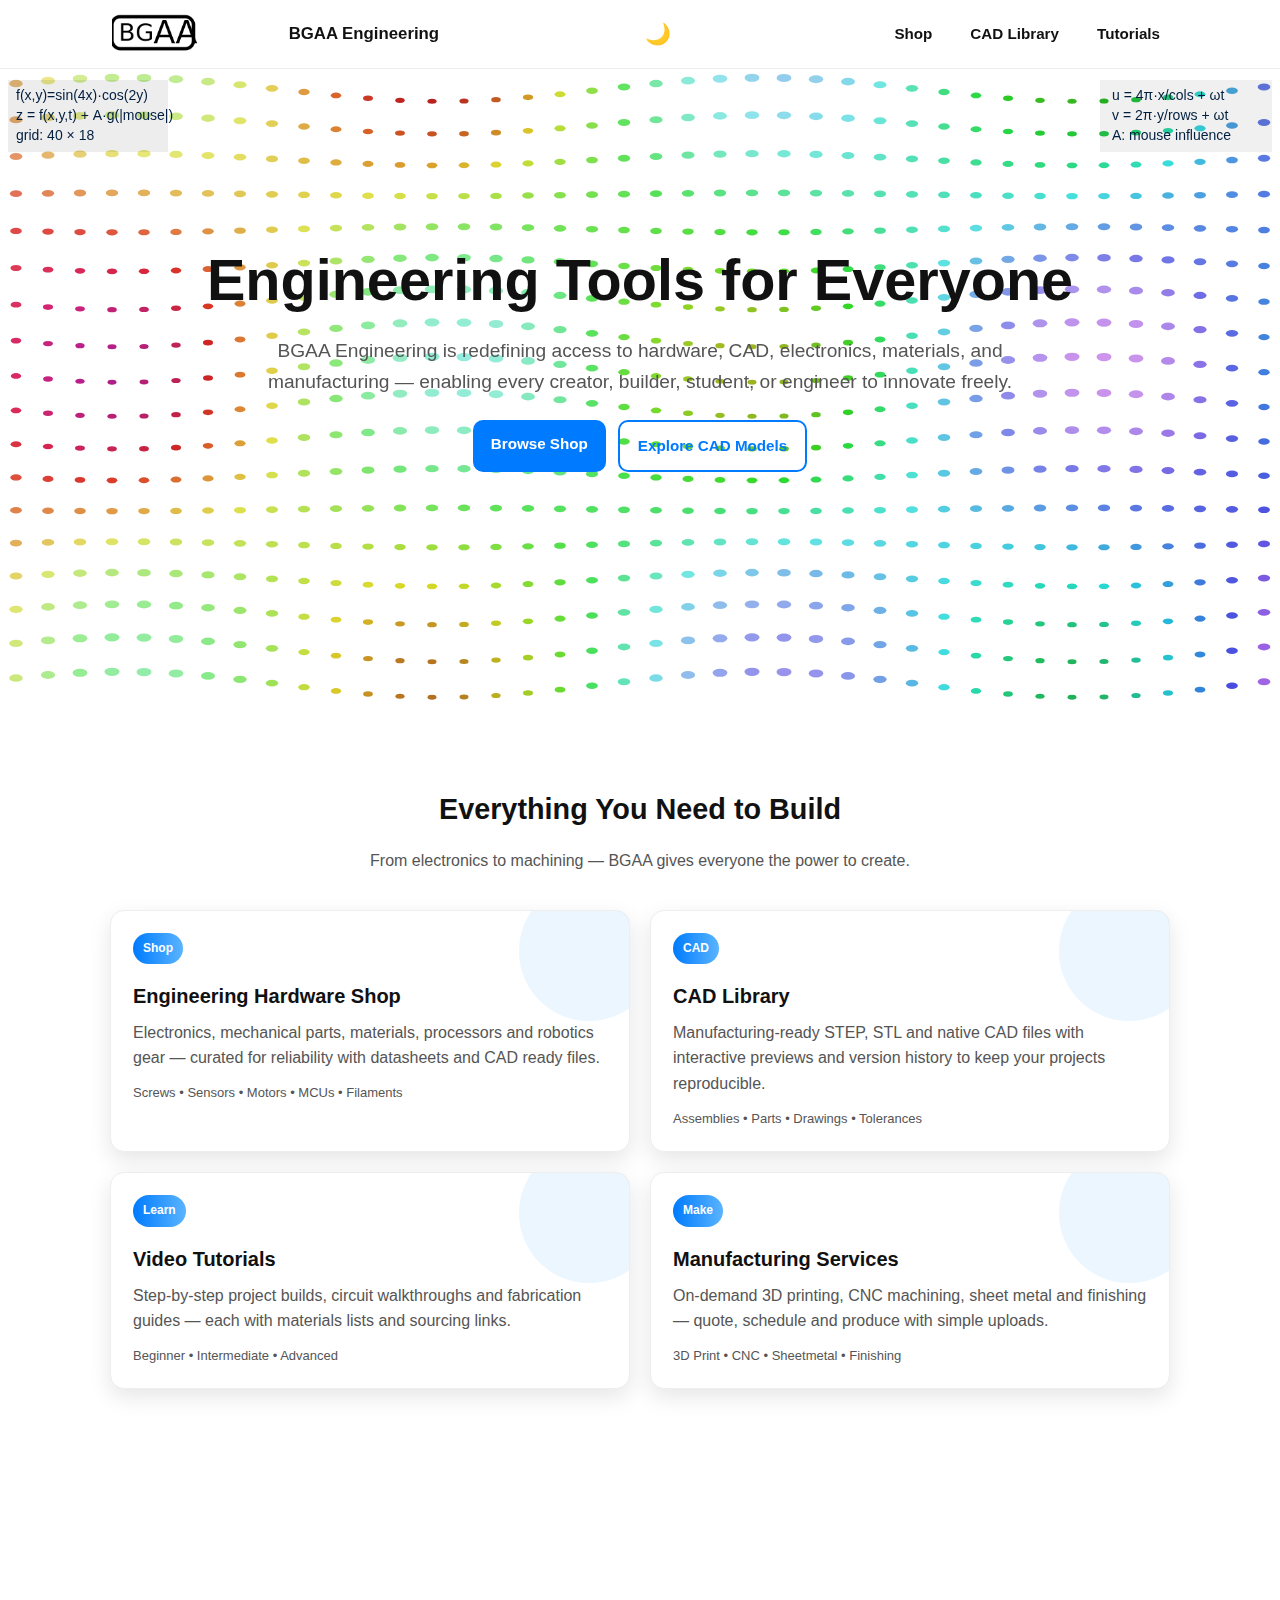
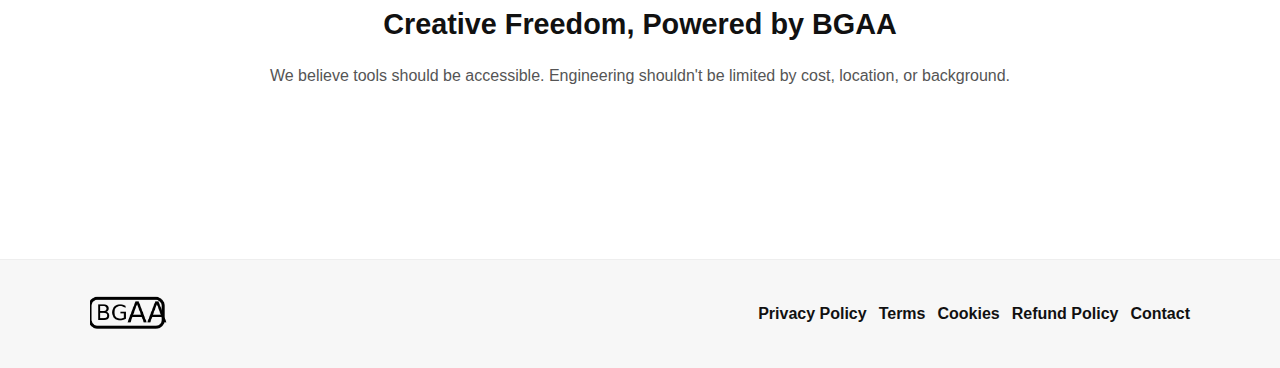
<file: index.html>
<!DOCTYPE html>
<html lang="en">
<head>
  <!-- Global AdSense script -->
  <script async src="https://pagead2.googlesyndication.com/pagead/js/adsbygoogle.js?client=ca-pub-6021933921037296" crossorigin="anonymous"></script>

  <meta charset="UTF-8" />
  <meta name="viewport" content="width=device-width, initial-scale=1.0" />
  <meta name="description" content="BGAA Engineering — making hardware, CAD, electronics, materials, and manufacturing accessible for everyone." />
  <meta name="keywords" content="engineering, hardware store, CAD, electronics, manufacturing, tutorials, BGAA" />
  <meta name="author" content="BGAA Engineering" />
  <title>BGAA Engineering — Empowering Creative Engineering</title>

  <style>
    :root{
      --accent:#007bff;
      --accent-light:#5ab4ff;
      --text:#111;
      --muted:#555;
      --bg:#fff;
      --radius:14px;
      --card-bg:#ffffff;
      --card-shadow:rgba(0,0,0,0.1);
      --maxw:1100px;
      font-family:Inter, Arial, sans-serif;
    }
    /* Reset & layout */
    *{box-sizing:border-box}
    body{margin:0;background:var(--bg);color:var(--text);line-height:1.6;overflow-x:hidden}

/* ---------------- NAVIGATION ---------------- */
nav{
  position:fixed;
  top:0; left:0;
  width:100%;
  z-index:9999;
  background:var(--nav-bg, rgba(255,255,255,0.9));
  backdrop-filter:blur(8px);
  border-bottom:1px solid var(--border, #eee);
  transition:box-shadow 0.25s ease, background 0.25s ease;
}

nav.scrolled{
  box-shadow:0 4px 18px rgba(0,0,0,0.08);
}

.nav-inner{
  max-width:var(--maxw);
  margin:0 auto;
  display:flex;
  align-items:center;
  justify-content:space-between;
  padding:14px 22px;
  gap:16px;
}

.brand{
  display:flex;
  align-items:center;
  gap:10px;
  font-weight:800;
  font-size:1.05rem;
  cursor:pointer;
}
.brand img{ height:40px; }

/* Links (Desktop) */
.nav-links{
  display:flex;
  gap:22px;
  align-items:center;
}

.nav-links a{
  color:var(--text, #333);
  font-weight:600;
  text-decoration:none;
  font-size:0.95rem;
  padding:6px 8px;
  border-radius:8px;
}
.nav-links a:hover{
  color:var(--accent, #0066ff);
  background:rgba(0,123,255,0.06);
}

/* Hamburger */
.nav-toggle{
  display:none;
  flex-direction:column;
  gap:5px;
  background:none;
  border:none;
  cursor:pointer;
  z-index:10001;
}
.nav-toggle span{
  width:24px;
  height:3px;
  background:var(--text, #333);
  border-radius:4px;
  transition:0.25s;
}

/* Dark mode button */
.dark-toggle{
  background:none;
  border:none;
  font-size:1.3rem;
  cursor:pointer;
  margin-right:10px;
}

/* MOBILE */
@media(max-width:780px){
  .nav-toggle{display:flex;}
  .nav-links{
    position:fixed;
    top:0;
    right:-100%;
    width:70%;
    height:100vh;
    background:var(--nav-bg, #fff);
    padding:90px 30px;
    flex-direction:column;
    align-items:flex-start;
    gap:22px;
    border-left:1px solid var(--border, #eee);
    transition:0.35s ease;
    box-shadow:-6px 0 20px rgba(0,0,0,0.08);
    z-index:10000;
  }
  .nav-links.open{
    right:0;
  }

  .nav-links a{
    font-size:1.1rem;
    padding:10px 2px;
  }
}

/* DARK MODE COLORS */
.dark{
  --nav-bg: #111;
  --text: #fff;
  --border: #333;
  background:#000;
  color:#fff;
}


    /* responsive: reduce spacing and allow horizontal scroll if too many links */
    @media(max-width:880px){
      .nav-inner{padding:10px 16px}
      .links{gap:10px}
    }
    @media(max-width:560px){
      .links{justify-content:center;gap:8px}
      .logo{height:34px}
    }

    /* HERO */
    header.hero{margin-top:72px;position:relative;height:70vh;min-height:420px;display:flex;align-items:center;justify-content:center;text-align:center;padding:18px;overflow:hidden}
    #hero-canvas{position:absolute;inset:0;width:100%;height:100%;z-index:0}
    .hero-inner{position:relative;z-index:10;max-width:900px;padding:0 12px}
    h1{font-size:clamp(1.9rem,4.8vw,3.6rem);margin:0 0 10px 0;font-weight:800}
    p.lead{font-size:clamp(1rem,1.6vw,1.2rem);color:var(--muted);max-width:760px;margin:0 auto}
    .hero-btns{margin-top:22px;display:flex;gap:12px;justify-content:center;flex-wrap:wrap}
    .btn{padding:12px 18px;border-radius:10px;text-decoration:none;font-weight:700;font-size:0.95rem}
    .btn-primary{background:var(--accent);color:white}
    .btn-outline{border:2px solid var(--accent);color:var(--accent);background:transparent}

    section{padding:60px 20px;max-width:var(--maxw);margin:0 auto}
    h2{font-size:1.8rem;margin-bottom:10px;font-weight:800;text-align:center}
    p.sub{text-align:center;color:var(--muted);margin-bottom:36px}

    /* GRID */
    .grid{display:grid;gap:20px}
    @media(min-width:900px){.grid.cols-2{grid-template-columns:repeat(2,1fr)}}
    @media(max-width:899px){.grid.cols-2{grid-template-columns:1fr}}

    /* Cards with icons and microcopy */
    .card{padding:22px;border-radius:var(--radius);background:var(--card-bg);border:1px solid #eee;box-shadow:0 8px 22px var(--card-shadow);transition:0.35s;cursor:pointer;position:relative;overflow:hidden}
    .card:hover{transform:translateY(-6px);box-shadow:0 18px 40px rgba(0,0,0,0.12)}
    .card .kicker{display:inline-block;font-size:12px;padding:6px 10px;border-radius:999px;background:linear-gradient(90deg,var(--accent),var(--accent-light));color:white;font-weight:700;margin-bottom:10px}
    .card h3{margin:6px 0 8px;font-size:1.25rem}
    .card p{color:var(--muted);margin:0 0 12px}
    .card .meta{font-size:13px;color:var(--muted)}

    /* decorative blob */
    .card::before{content:"";position:absolute;width:140px;height:140px;background:var(--accent-light);opacity:0.12;border-radius:50%;top:-30px;right:-30px;transition:0.45s}
    .card:hover::before{transform:scale(1.3);opacity:0.18}

    /* ADS */
    .ad-wrap{margin:34px auto;display:flex;justify-content:center}

    /* FOOTER */
    footer{background:#f7f7f7;padding:36px 20px;margin-top:40px;border-top:1px solid #eee}
    .footer-grid{max-width:var(--maxw);margin:auto;display:flex;justify-content:space-between;align-items:center;flex-wrap:wrap;gap:12px}
    .footer-links{display:flex;gap:12px;flex-wrap:wrap}
    .footer-links a{color:var(--text);text-decoration:none;font-weight:600}
    .footer-logo{height:36px}

    /* small screens fix for footer/nav overflow */
    @media(max-width:600px){
      .nav-inner{padding:10px 14px}
      .footer-grid{padding:8px}
      .hero-inner{padding:0 12px}
    }

    /* subtle accessibility focus */
    a:focus{outline:3px solid rgba(0,123,255,0.18);outline-offset:3px}
  </style>
</head>
<body>

<!-- NAVIGATION -->
<nav>
  <div class="nav-inner">
    <div class="brand">
      <img id="logo" src="assets/logo_black.png" alt="BGAA Logo">
      <span>BGAA Engineering</span>
    </div>

    <!-- DARK MODE TOGGLE -->
    <button id="darkToggle" class="dark-toggle">🌙</button>

    <!-- MOBILE HAMBURGER -->
    <button class="nav-toggle" aria-label="Toggle navigation">
      <span></span><span></span><span></span>
    </button>

    <div class="nav-links">
      <a href="https://bgaaonline.lovable.app/shop">Shop</a>
      <a href="https://bgaaonline.lovable.app/cad-library">CAD Library</a>
      <a href="https://bgaaonline.lovable.app/tutorials">Tutorials</a>
    </div>
  </div>
</nav>


<!-- HERO -->
<header class="hero">
  <canvas id="hero-canvas"></canvas>
  <div class="hero-inner">
    <h1>Engineering Tools for Everyone</h1>
    <p class="lead">BGAA Engineering is redefining access to hardware, CAD, electronics, materials, and manufacturing — enabling every creator, builder, student, or engineer to innovate freely.</p>

    <div class="hero-btns">
      <a href="https://bgaaonline.lovable.app/shop" class="btn btn-primary">Browse Shop</a>
      <a href="https://bgaaonline.lovable.app/cad-library" class="btn btn-outline">Explore CAD Models</a>
    </div>

    <!-- HERO TOP BANNER AD -->
    <div class="ad-wrap">
      <ins class="adsbygoogle" style="display:block" data-ad-client="ca-pub-6021933921037296" data-ad-slot="2719102020" data-ad-format="auto" data-full-width-responsive="true"></ins>
      <script>(adsbygoogle = window.adsbygoogle || []).push({});</script>
    </div>
  </div>
</header>

<!-- FEATURES -->
<section>
  <h2>Everything You Need to Build</h2>
  <p class="sub">From electronics to machining — BGAA gives everyone the power to create.</p>

  <div class="grid cols-2">
    <div class="card" onclick="location.href='https://bgaaonline.lovable.app/shop'" role="link" tabindex="0">
      <span class="kicker">Shop</span>
      <h3>Engineering Hardware Shop</h3>
      <p>Electronics, mechanical parts, materials, processors and robotics gear — curated for reliability with datasheets and CAD ready files.</p>
      <div class="meta">Screws • Sensors • Motors • MCUs • Filaments</div>
    </div>

    <div class="card" onclick="location.href='https://bgaaonline.lovable.app/cad-library'" role="link" tabindex="0">
      <span class="kicker">CAD</span>
      <h3>CAD Library</h3>
      <p>Manufacturing-ready STEP, STL and native CAD files with interactive previews and version history to keep your projects reproducible.</p>
      <div class="meta">Assemblies • Parts • Drawings • Tolerances</div>
    </div>

    <div class="card" onclick="location.href='https://bgaaonline.lovable.app/tutorials'" role="link" tabindex="0">
      <span class="kicker">Learn</span>
      <h3>Video Tutorials</h3>
      <p>Step-by-step project builds, circuit walkthroughs and fabrication guides — each with materials lists and sourcing links.</p>
      <div class="meta">Beginner • Intermediate • Advanced</div>
    </div>

    <div class="card" onclick="location.href='https://bgaaonline.lovable.app/manufacturing'" role="link" tabindex="0">
      <span class="kicker">Make</span>
      <h3>Manufacturing Services</h3>
      <p>On-demand 3D printing, CNC machining, sheet metal and finishing — quote, schedule and produce with simple uploads.</p>
      <div class="meta">3D Print • CNC • Sheetmetal • Finishing</div>
    </div>
  </div>
</section>

<!-- MID SECTION AD -->
<div class="ad-wrap">
  <ins class="adsbygoogle"
       style="display:block"
       data-ad-client="ca-pub-6021933921037296"
       data-ad-slot="8166869824"
       data-ad-format="auto"
       data-full-width-responsive="true"></ins>
  <script>(adsbygoogle = window.adsbygoogle || []).push({});</script>
</div>

<!-- VALUE SECTION -->
<section>
  <h2>Creative Freedom, Powered by BGAA</h2>
  <p class="sub">We believe tools should be accessible. Engineering shouldn't be limited by cost, location, or background.</p>
</section>

<!-- FOOTER AD & FOOTER -->
<div class="ad-wrap">
  <ins class="adsbygoogle"
       style="display:block"
       data-ad-client="ca-pub-6021933921037296"
       data-ad-slot="1158608345"
       data-ad-format="auto"
       data-full-width-responsive="true"></ins>
  <script>(adsbygoogle = window.adsbygoogle || []).push({});</script>
</div>

<footer>
  <div class="footer-grid">
    <img src="assets/logo_black.png" class="footer-logo" alt="BGAA Logo" />
    <div class="footer-links">
      <a href="privacy.html">Privacy Policy</a>
      <a href="terms.html">Terms</a>
      <a href="cookies.html">Cookies</a>
      <a href="refund.html">Refund Policy</a>
      <a href="contact.html">Contact</a>
    </div>
  </div>
</footer>

<script>
document.addEventListener("DOMContentLoaded", () => {


// Selectors
const toggle = document.querySelector(".nav-toggle");
const links = document.querySelector(".nav-links");
const darkToggle = document.getElementById("darkToggle");
const logo = document.getElementById("logo");

// OPEN/CLOSE MOBILE MENU
toggle.addEventListener("click", () => {
  links.classList.toggle("open");
});

// Close menu when clicking outside
document.addEventListener("click", (e) => {
  if (!toggle.contains(e.target) && !links.contains(e.target)) {
    links.classList.remove("open");
  }
});

// Scroll shadow
window.addEventListener("scroll", () => {
  if (window.scrollY > 30) document.querySelector("nav").classList.add("scrolled");
  else document.querySelector("nav").classList.remove("scrolled");
});

// DARK MODE HANDLING
function applyDarkMode(isDark){
  if(isDark){
    document.body.classList.add("dark");
    logo.src = "assets/logo_white.png";     // WHITE LOGO
    darkToggle.textContent = "☀️";
  } else {
    document.body.classList.remove("dark");
    logo.src = "assets/logo_black.png";     // BLACK LOGO
    darkToggle.textContent = "🌙";
  }
}

// Load saved theme
applyDarkMode(localStorage.getItem("darkMode") === "true");

// Toggle button
darkToggle.onclick = () => {
  const isDark = !document.body.classList.contains("dark");
  localStorage.setItem("darkMode", isDark);
  applyDarkMode(isDark);
};

  
/* ----------------- HERO MESH (MATLAB-ISH) ----------------- */
(function(){
  const canvas = document.getElementById('hero-canvas');
  const ctx = canvas.getContext('2d');
  let w,h,mouse={x:-9999,y:-9999};
  function resize(){w=canvas.width=window.innerWidth;h=canvas.height=document.querySelector('.hero').offsetHeight;}resize();window.addEventListener('resize',resize);

  // grid settings
  const cols = 40; // increased for resolution on wide screens
  const rows = 18;
  const gapX = () => w/cols;
  const gapY = () => h/rows;

  function drawMesh(t){
    ctx.clearRect(0,0,w,h);
    // background
    ctx.fillStyle = '#ffffff'; ctx.fillRect(0,0,w,h);

    // draw colourful mesh surface using sine waves — matlab-ish
    for(let i=0;i<cols;i++){
      for(let j=0;j<rows;j++){
        const x = (i+0.5)*gapX();
        const y = (j+0.5)*gapY();
        // base wave field
        const u = i/cols*Math.PI*4 + t*0.8;
        const v = j/rows*Math.PI*2 + t*0.6;
        // z is height; influenced by mouse proximity
        const dx = x - mouse.x; const dy = y - mouse.y; const md = Math.sqrt(dx*dx+dy*dy);
        const influence = Math.max(0, 1 - md/(Math.min(w,h)*0.45));
        const z = Math.sin(u)*Math.cos(v)*16 * (0.8 + 0.6*influence);

        // project to screen as color/brightness
        const hue = (i/cols*220 + j/rows*40 + (z*6)) % 360;
        const bright = 60 + (z*1.5);
        ctx.fillStyle = `hsl(${hue},70%,${Math.max(30,Math.min(75,bright))}%)`;
        // draw small rect representing mesh node
        ctx.beginPath();
        const size = 6 + (z*0.12 + influence*6);
        ctx.ellipse(x, y - z, size, size*0.55, 0, 0, Math.PI*2);
        ctx.fill();
      }
    }

    // draw function notation at left and right
    ctx.fillStyle = 'rgba(0,0,0,0.07)';
    ctx.fillRect(8,8,160,72);
    ctx.fillStyle = '#001f3f'; ctx.font='14px ui-sans-serif,Arial';
    ctx.fillText('f(x,y)=sin(4x)·cos(2y)', 16,28);
    ctx.fillText('z = f(x,y,t) + A·g(|mouse|)', 16,48);
    ctx.fillText('grid: 40 × 18', 16,68);

    ctx.fillStyle = 'rgba(0,0,0,0.06)';
    ctx.fillRect(w-180,8,172,72);
    ctx.fillStyle = '#001f3f';
    ctx.fillText('u = 4π·x/cols + ωt', w-168,28);
    ctx.fillText('v = 2π·y/rows + ωt', w-168,48);
    ctx.fillText('A: mouse influence', w-168,68);
  }

  let t=0;
  function loop(){ drawMesh(t); t+=0.015; requestAnimationFrame(loop); }
  loop();

  // interaction
  window.addEventListener('mousemove', e => { mouse.x = e.clientX; mouse.y = e.clientY - document.querySelector('.hero').getBoundingClientRect().top; });
  window.addEventListener('touchmove', e => { const touch = e.touches[0]; if(touch){ mouse.x = touch.clientX; mouse.y = touch.clientY - document.querySelector('.hero').getBoundingClientRect().top; }} , {passive:true});
  window.addEventListener('mouseleave', ()=>{ mouse.x=-9999; mouse.y=-9999 });
})();

/* ----------------- SUBTLE MATH BACKGROUND (behind page) ----------------- */
(function(){
  const canvas = document.getElementById('math-bg');
  const ctx = canvas.getContext('2d');
  function resize(){canvas.width=window.innerWidth;canvas.height=window.innerHeight;}resize();window.addEventListener('resize',resize);
  let t=0;
  function draw(){
    ctx.clearRect(0,0,canvas.width,canvas.height);
    // soft radial grid
    ctx.globalCompositeOperation='source-over';
    for(let i=0;i<40;i++){
      const a = (i/40)*Math.PI*2 + t*0.03;
      const x = canvas.width/2 + Math.cos(a)*(canvas.width*0.45);
      const y = canvas.height/2 + Math.sin(a)*(canvas.height*0.45);
      ctx.fillStyle = `rgba(6,120,255,${0.03 + 0.02*Math.sin(i*0.5+t)})`;
      ctx.beginPath(); ctx.arc(x,y,2,0,Math.PI*2); ctx.fill();
    }
    t+=0.02; requestAnimationFrame(draw);
  }
  draw();
})();
  
}); // END DOMContentLoaded
</script>

<!-- MOBILE BOTTOM NAV -->
<nav class="mobile-bottom-nav">
<a href="https://bgaaonline.lovable.app/shop"><span>🛒</span><small>Shop</small></a>
<a href="https://bgaaonline.lovable.app/cad-library"><span>📐</span><small>CAD</small></a>
<a href="https://bgaaonline.lovable.app/tutorials"><span>🎥</span><small>Tuts</small></a>
<a href="https://bgaaonline.lovable.app"><span>🏠</span><small>Home</small></a>
</nav>


<style>
.mobile-bottom-nav{
position:fixed;
bottom:0;left:0;
width:100%;
height:64px;
background:#fff;
border-top:1px solid #ddd;
display:flex;
justify-content:space-around;
align-items:center;
z-index:9999;
}
.mobile-bottom-nav a{
flex:1;
text-align:center;
text-decoration:none;
color:#000;
font-size:0.75rem;
display:flex;
flex-direction:column;
align-items:center;
}
.mobile-bottom-nav span{
font-size:1.3rem;
line-height:1;
}
@media(min-width:780px){
.mobile-bottom-nav{display:none;}
}
</style>
</body>
</html>
</file>
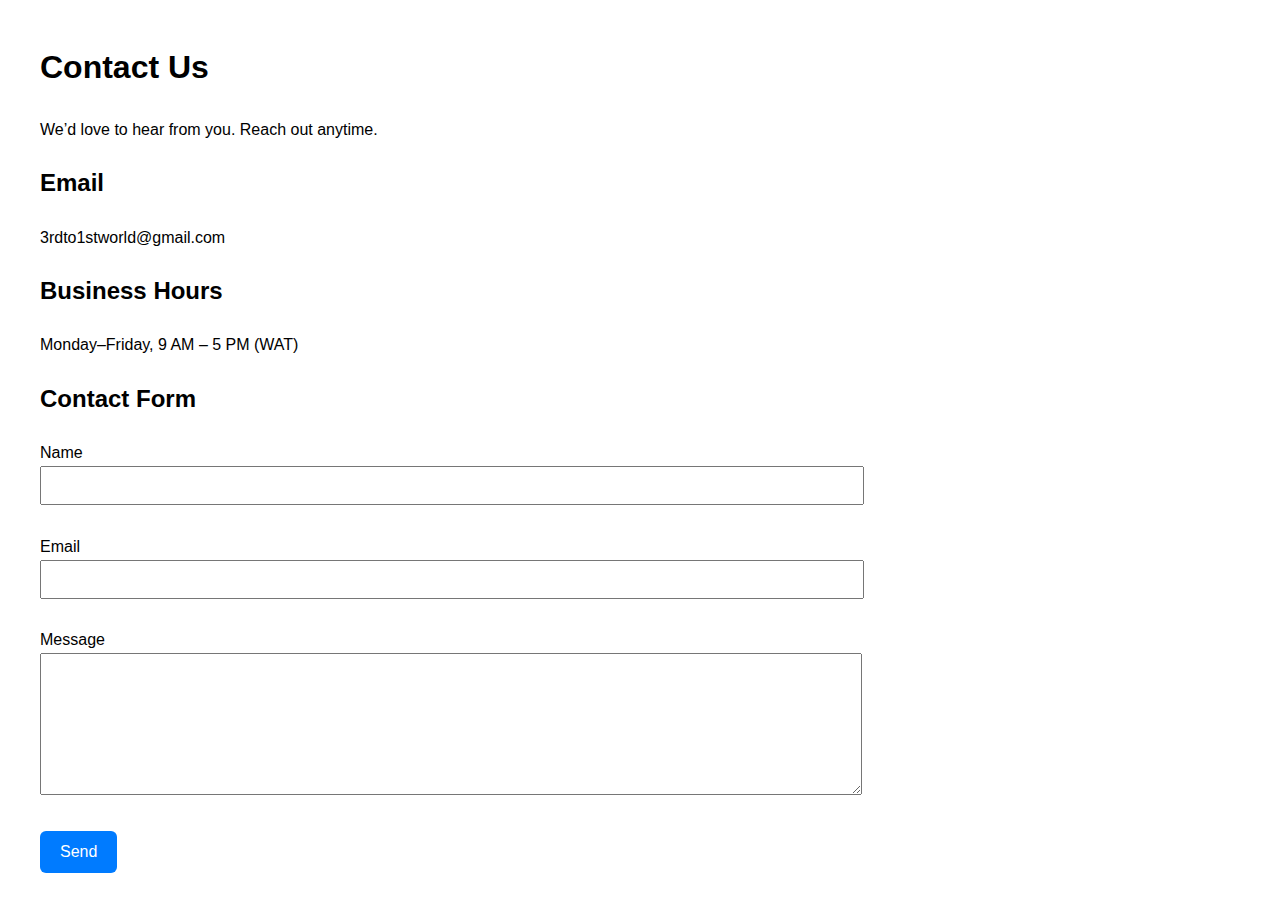
<file: contact.html>
<!DOCTYPE html>
<html lang="en">
<head>
<meta charset="UTF-8" />
<meta name="viewport" content="width=device-width, initial-scale=1.0" />
<title>Contact — BGAA Engineering</title>
<style>body{font-family:Inter,Arial;margin:40px;max-width:800px;line-height:1.7}</style>
</head>
<body>
<h1>Contact Us</h1>
<p>We’d love to hear from you. Reach out anytime.</p>
<h2>Email</h2>
<p>3rdto1stworld@gmail.com</p>
<h2>Business Hours</h2>
<p>Monday–Friday, 9 AM – 5 PM (WAT)</p>
<h2>Contact Form</h2>
<form action="#" method="post">
<label>Name</label><br>
<input type="text" style="width:100%;padding:10px"><br><br>
<label>Email</label><br>
<input type="email" style="width:100%;padding:10px"><br><br>
<label>Message</label><br>
<textarea style="width:100%;height:120px;padding:10px"></textarea><br><br>
<button type="submit" style="padding:12px 20px;font-size:1rem;background:#007bff;color:#fff;border:none;border-radius:6px;cursor:pointer">Send</button>
</form>
</body>
</html>
</file>
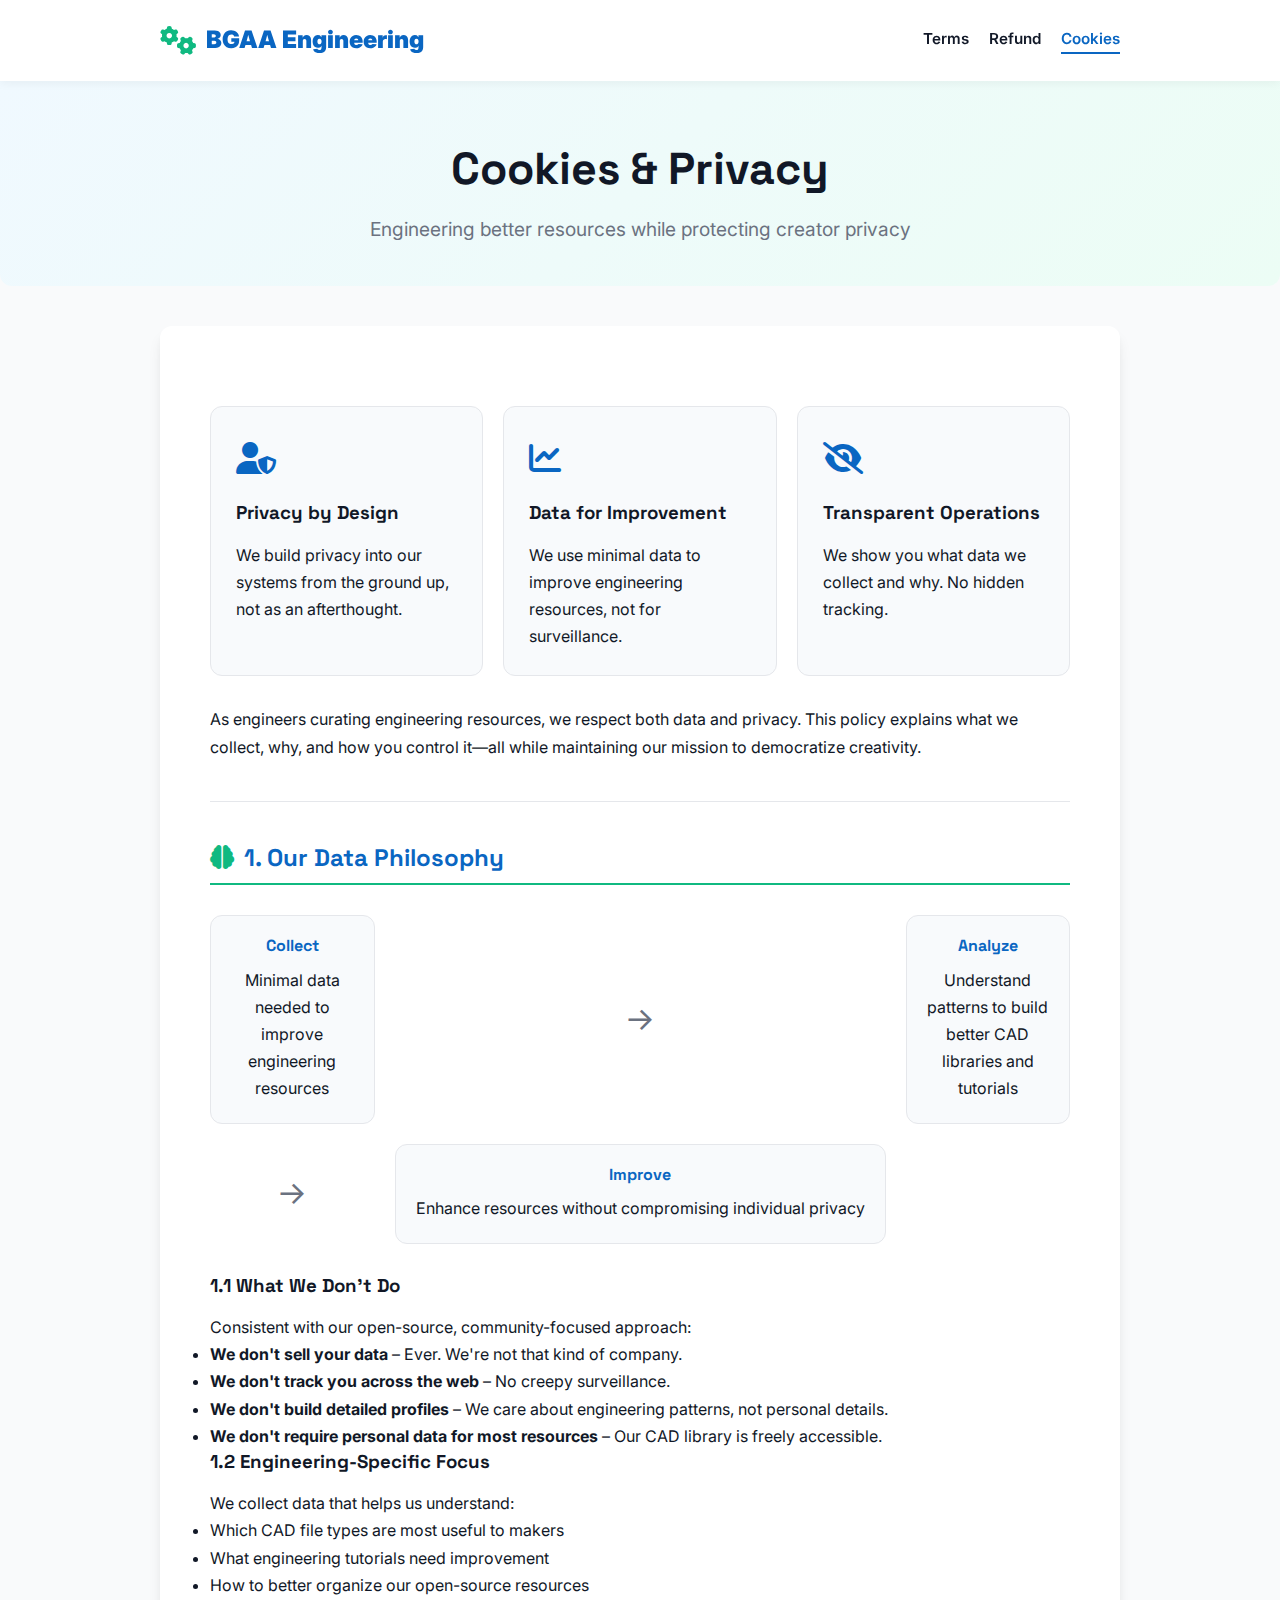
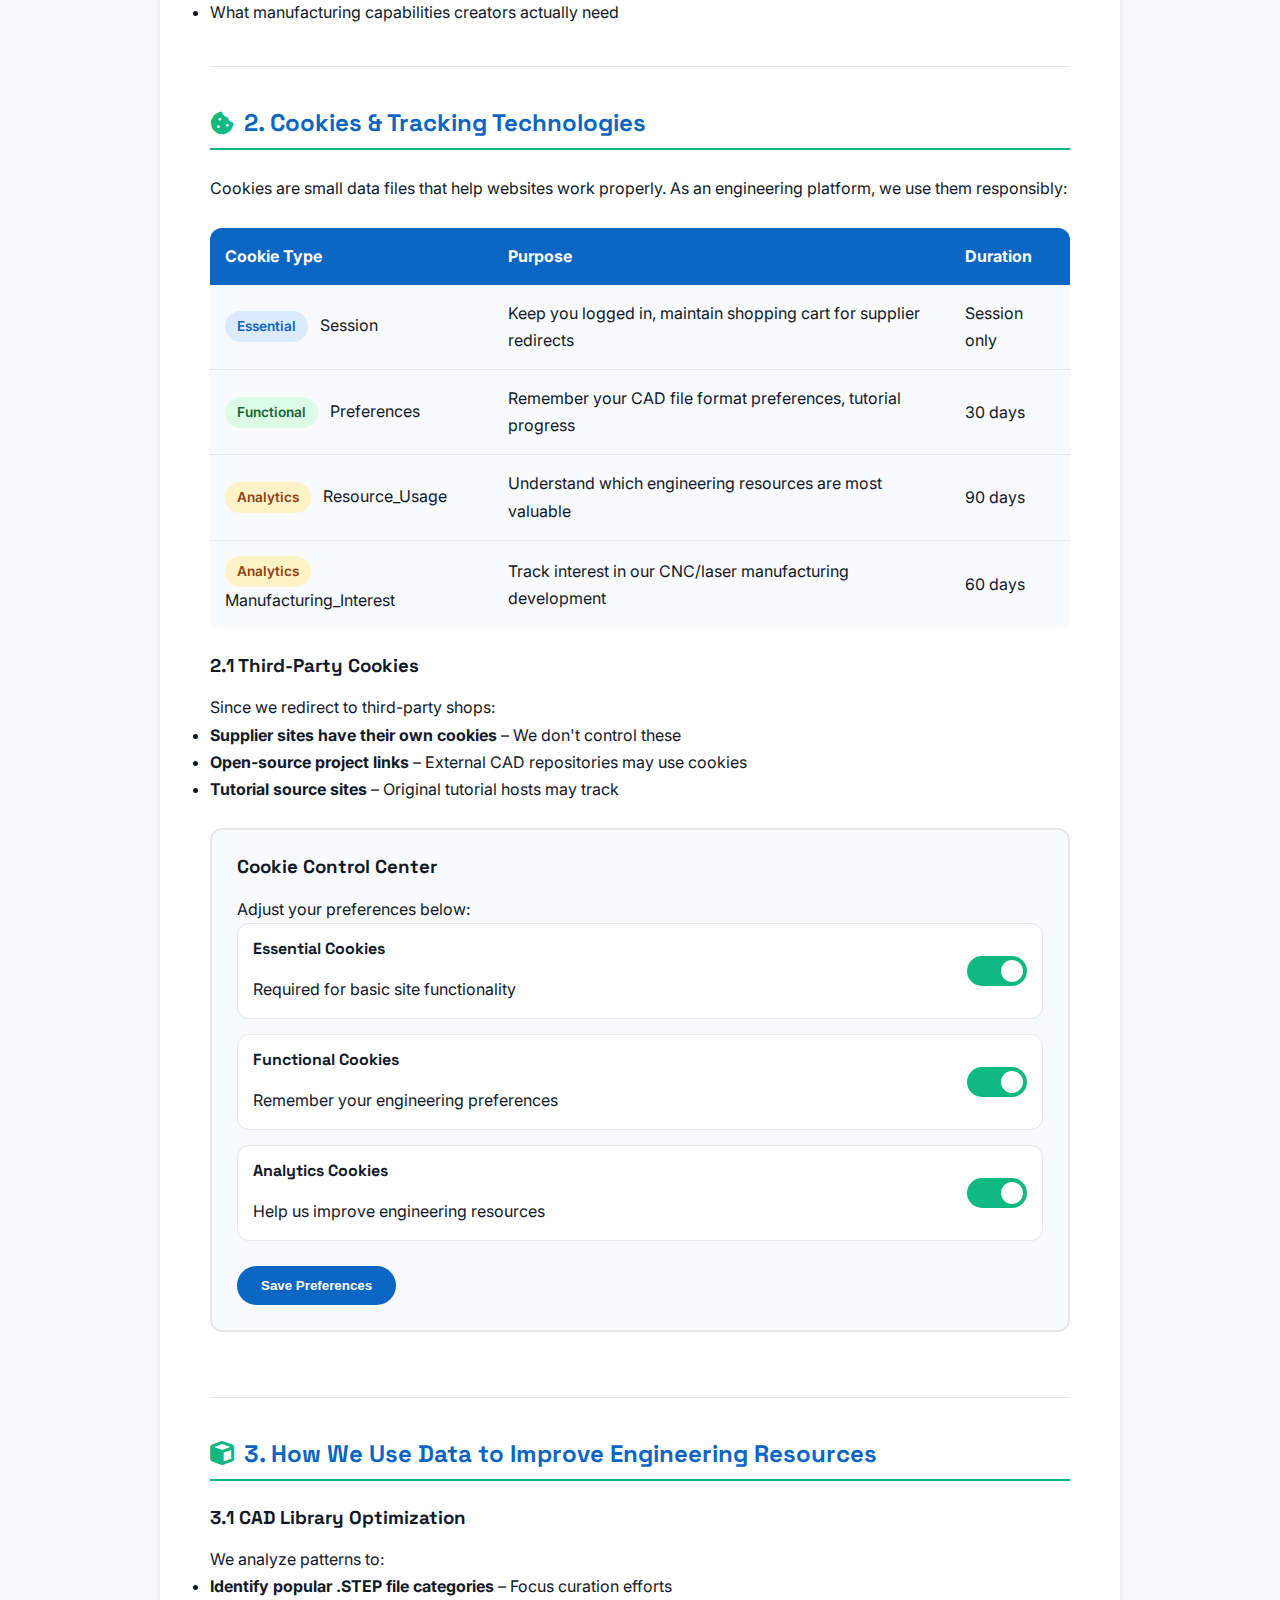
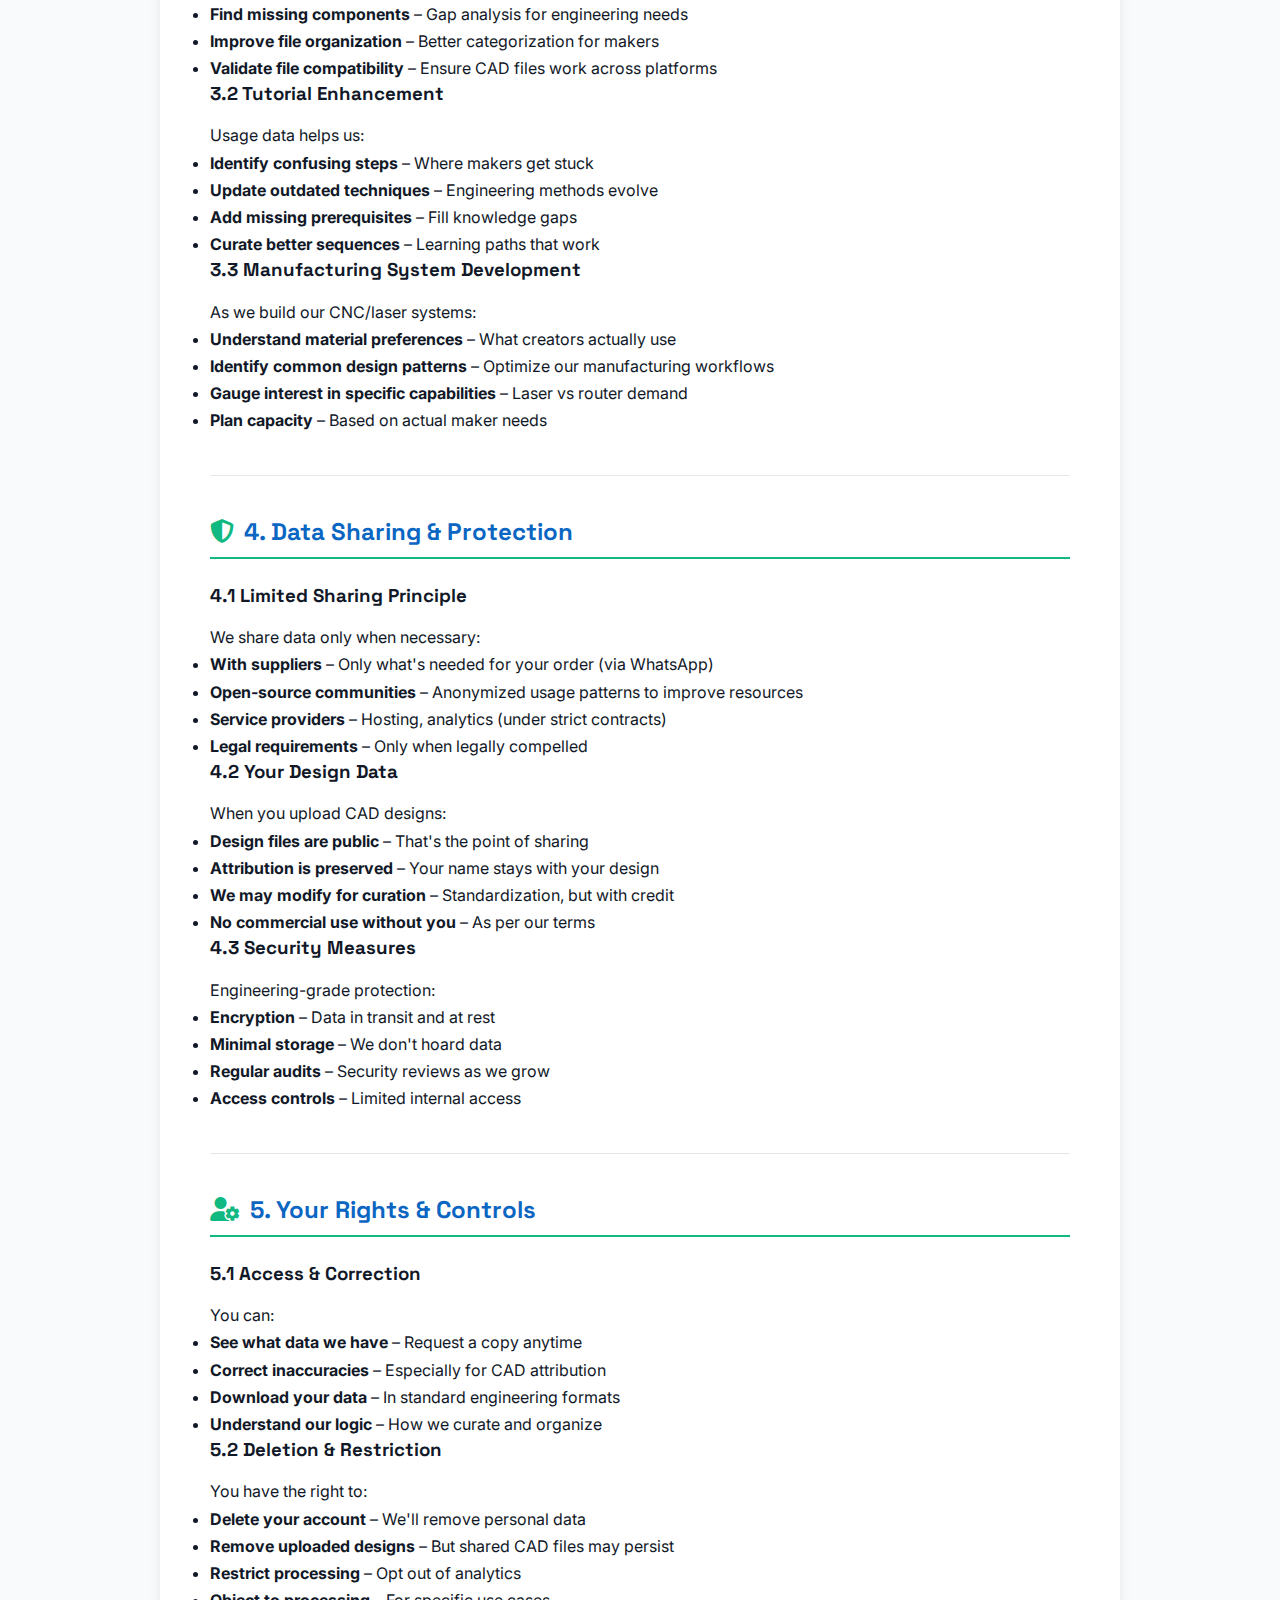
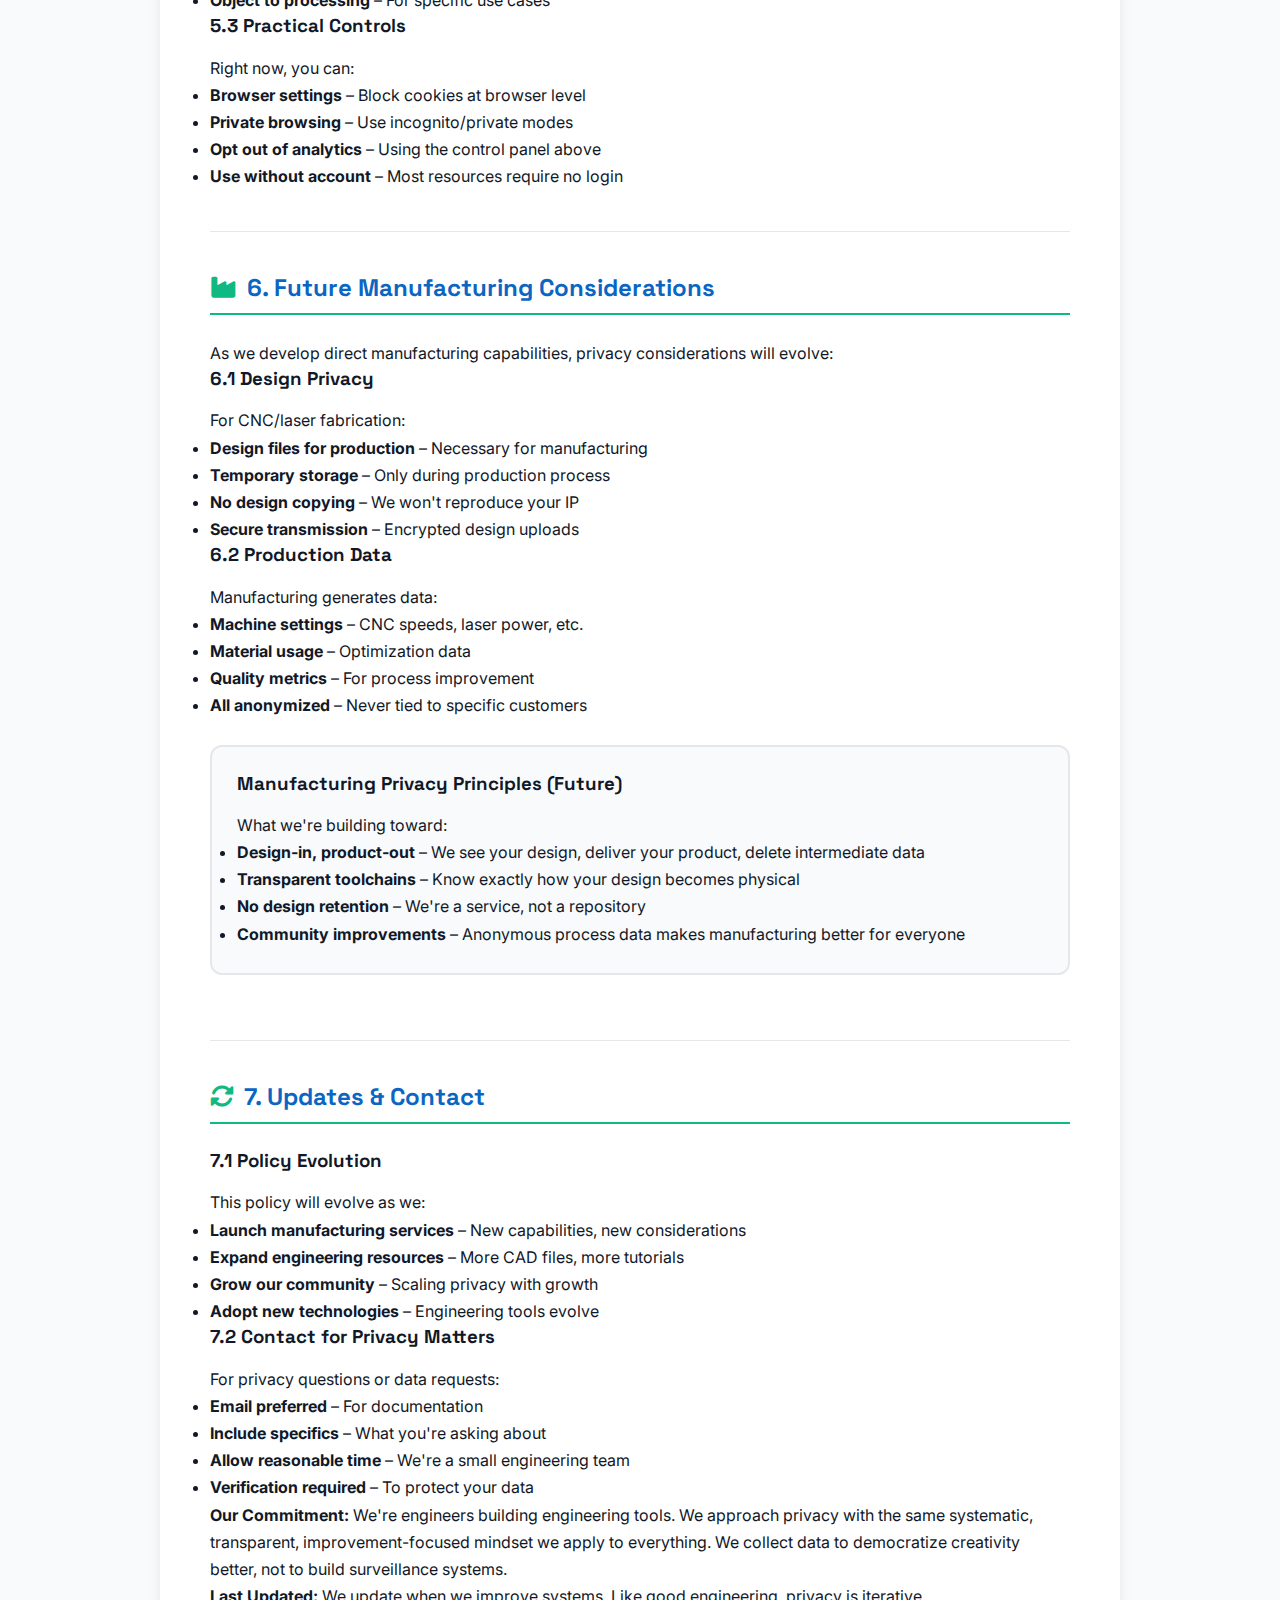
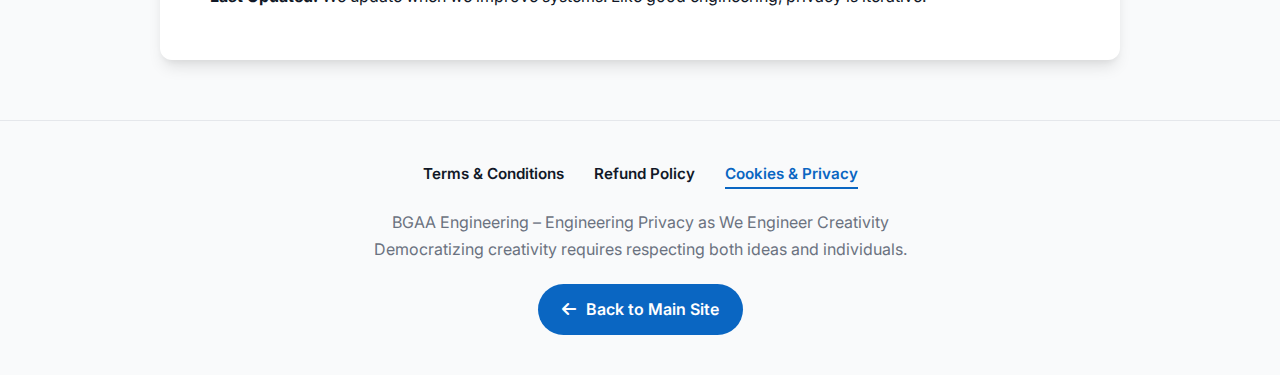
<file: cookies.html>
<!DOCTYPE html>
<html lang="en">
<head>
    <meta charset="UTF-8">
    <meta name="viewport" content="width=device-width, initial-scale=1.0">
    <title>Cookies & Privacy | BGAA Engineering</title>
    <meta name="description" content="BGAA Engineering Privacy Policy: How we use data to improve engineering resources while protecting creator privacy.">
    
    <!-- Fonts & Icons -->
    <link rel="preconnect" href="https://fonts.googleapis.com">
    <link rel="preconnect" href="https://fonts.gstatic.com" crossorigin>
    <link href="https://fonts.googleapis.com/css2?family=Inter:wght@300;400;500;600;700;800&family=Space+Grotesk:wght@300;400;500;600;700&display=swap" rel="stylesheet">
    <link rel="stylesheet" href="https://cdnjs.cloudflare.com/ajax/libs/font-awesome/6.4.0/css/all.min.css">
    
    <style>
        :root {
            --primary: #0a66c2;
            --primary-dark: #084d94;
            --secondary: #10b981;
            --accent: #f59e0b;
            --dark: #111827;
            --light: #f9fafb;
            --gray: #6b7280;
            --gray-light: #e5e7eb;
            --transition: all 0.3s cubic-bezier(0.4, 0, 0.2, 1);
            --shadow: 0 10px 15px -3px rgba(0, 0, 0, 0.1), 0 4px 6px -2px rgba(0, 0, 0, 0.05);
            --border-radius: 12px;
        }

        * {
            margin: 0;
            padding: 0;
            box-sizing: border-box;
        }

        body {
            font-family: 'Inter', sans-serif;
            line-height: 1.7;
            color: var(--dark);
            background-color: var(--light);
            padding-top: 80px;
        }

        h1, h2, h3, h4 {
            font-family: 'Space Grotesk', sans-serif;
            font-weight: 700;
            line-height: 1.3;
            margin-bottom: 1rem;
        }

        .container {
            max-width: 1000px;
            margin: 0 auto;
            padding: 0 20px;
        }

        /* Navigation */
        .legal-nav {
            background-color: white;
            box-shadow: 0 2px 10px rgba(0, 0, 0, 0.05);
            position: fixed;
            top: 0;
            width: 100%;
            z-index: 100;
            padding: 20px 0;
        }

        .nav-container {
            display: flex;
            justify-content: space-between;
            align-items: center;
        }

        .logo {
            font-size: 1.5rem;
            font-weight: 900;
            color: var(--primary);
            text-decoration: none;
            display: flex;
            align-items: center;
            gap: 10px;
        }

        .logo-icon {
            font-size: 1.8rem;
            color: var(--secondary);
        }

        .legal-links {
            display: flex;
            gap: 20px;
        }

        .legal-link {
            color: var(--dark);
            text-decoration: none;
            font-weight: 600;
            font-size: 0.95rem;
            transition: var(--transition);
        }

        .legal-link:hover {
            color: var(--primary);
        }

        .legal-link.active {
            color: var(--primary);
            border-bottom: 2px solid var(--primary);
        }

        /* Header */
        .legal-header {
            text-align: center;
            padding: 60px 0 40px;
            background: linear-gradient(135deg, #f0f9ff 0%, #ecfdf5 100%);
            margin-bottom: 40px;
            border-radius: 0 0 var(--border-radius) var(--border-radius);
        }

        .legal-header h1 {
            font-size: 2.8rem;
            margin-bottom: 15px;
        }

        .legal-subtitle {
            font-size: 1.2rem;
            color: var(--gray);
            max-width: 700px;
            margin: 0 auto;
        }

        /* Content */
        .legal-content {
            background-color: white;
            padding: 50px;
            border-radius: var(--border-radius);
            box-shadow: var(--shadow);
            margin-bottom: 60px;
        }

        @media (max-width: 768px) {
            .legal-content {
                padding: 30px 20px;
            }
        }

        .section {
            margin-bottom: 40px;
            padding-bottom: 40px;
            border-bottom: 1px solid var(--gray-light);
        }

        .section:last-child {
            border-bottom: none;
            margin-bottom: 0;
            padding-bottom: 0;
        }

        .section-title {
            color: var(--primary);
            padding-bottom: 10px;
            border-bottom: 2px solid var(--secondary);
            margin-bottom: 25px;
            display: flex;
            align-items: center;
            gap: 10px;
        }

        .section-title i {
            color: var(--secondary);
        }

        .principles-grid {
            display: grid;
            grid-template-columns: repeat(auto-fit, minmax(250px, 1fr));
            gap: 20px;
            margin: 30px 0;
        }

        .principle-card {
            background-color: #f8fafc;
            padding: 25px;
            border-radius: var(--border-radius);
            border: 1px solid var(--gray-light);
            transition: var(--transition);
        }

        .principle-card:hover {
            transform: translateY(-5px);
            box-shadow: var(--shadow);
        }

        .principle-icon {
            font-size: 2rem;
            color: var(--primary);
            margin-bottom: 15px;
        }

        .cookie-table {
            width: 100%;
            border-collapse: collapse;
            margin: 25px 0;
            background-color: #f8fafc;
            border-radius: var(--border-radius);
            overflow: hidden;
        }

        .cookie-table th {
            background-color: var(--primary);
            color: white;
            text-align: left;
            padding: 15px;
        }

        .cookie-table td {
            padding: 15px;
            border-bottom: 1px solid var(--gray-light);
        }

        .cookie-table tr:last-child td {
            border-bottom: none;
        }

        .cookie-type {
            display: inline-block;
            padding: 4px 12px;
            border-radius: 50px;
            font-size: 0.85rem;
            font-weight: 600;
            margin-right: 8px;
        }

        .essential {
            background-color: #dbeafe;
            color: var(--primary);
        }

        .functional {
            background-color: #dcfce7;
            color: #166534;
        }

        .analytics {
            background-color: #fef3c7;
            color: #92400e;
        }

        .data-flow {
            display: grid;
            grid-template-columns: 1fr auto 1fr;
            gap: 20px;
            align-items: center;
            margin: 30px 0;
            text-align: center;
        }

        @media (max-width: 768px) {
            .data-flow {
                grid-template-columns: 1fr;
                grid-template-rows: auto auto auto;
            }
        }

        .flow-box {
            padding: 20px;
            border-radius: var(--border-radius);
            background-color: #f8fafc;
            border: 1px solid var(--gray-light);
        }

        .flow-box h4 {
            margin-bottom: 10px;
            color: var(--primary);
        }

        .flow-arrow {
            font-size: 2rem;
            color: var(--gray);
        }

        @media (max-width: 768px) {
            .flow-arrow {
                transform: rotate(90deg);
            }
        }

        .control-panel {
            background-color: #f8fafc;
            border: 2px solid var(--gray-light);
            padding: 25px;
            margin: 25px 0;
            border-radius: var(--border-radius);
        }

        .control-option {
            display: flex;
            align-items: center;
            justify-content: space-between;
            padding: 15px;
            background-color: white;
            border-radius: var(--border-radius);
            margin-bottom: 15px;
            border: 1px solid var(--gray-light);
        }

        .toggle-switch {
            position: relative;
            width: 60px;
            height: 30px;
        }

        .toggle-switch input {
            opacity: 0;
            width: 0;
            height: 0;
        }

        .toggle-slider {
            position: absolute;
            cursor: pointer;
            top: 0;
            left: 0;
            right: 0;
            bottom: 0;
            background-color: #ccc;
            transition: .4s;
            border-radius: 34px;
        }

        .toggle-slider:before {
            position: absolute;
            content: "";
            height: 22px;
            width: 22px;
            left: 4px;
            bottom: 4px;
            background-color: white;
            transition: .4s;
            border-radius: 50%;
        }

        input:checked + .toggle-slider {
            background-color: var(--secondary);
        }

        input:checked + .toggle-slider:before {
            transform: translateX(30px);
        }

        /* Footer */
        .legal-footer {
            text-align: center;
            padding: 40px 0;
            color: var(--gray);
            border-top: 1px solid var(--gray-light);
            margin-top: 40px;
        }

        .footer-links {
            display: flex;
            justify-content: center;
            gap: 30px;
            margin-bottom: 20px;
            flex-wrap: wrap;
        }

        .back-to-main {
            display: inline-flex;
            align-items: center;
            gap: 10px;
            background-color: var(--primary);
            color: white;
            padding: 12px 24px;
            border-radius: 50px;
            text-decoration: none;
            font-weight: 600;
            transition: var(--transition);
            margin-top: 20px;
        }

        .back-to-main:hover {
            background-color: var(--primary-dark);
            transform: translateY(-3px);
        }
    </style>
</head>
<body>
    <!-- Navigation -->
    <nav class="legal-nav">
        <div class="container nav-container">
            <a href="/" class="logo">
                <i class="fas fa-cogs logo-icon"></i>
                <span>BGAA Engineering</span>
            </a>
            
            <div class="legal-links">
                <a href="terms.html" class="legal-link">Terms</a>
                <a href="refund.html" class="legal-link">Refund</a>
                <a href="cookies.html" class="legal-link active">Cookies</a>
            </div>
        </div>
    </nav>

    <!-- Header -->
    <header class="legal-header">
        <div class="container">
            <h1>Cookies & Privacy</h1>
            <p class="legal-subtitle">Engineering better resources while protecting creator privacy</p>
        </div>
    </header>

    <!-- Main Content -->
    <main class="container">
        <div class="legal-content">
            <!-- Introduction -->
            <div class="section">
                <div class="principles-grid">
                    <div class="principle-card">
                        <div class="principle-icon">
                            <i class="fas fa-user-shield"></i>
                        </div>
                        <h3>Privacy by Design</h3>
                        <p>We build privacy into our systems from the ground up, not as an afterthought.</p>
                    </div>
                    
                    <div class="principle-card">
                        <div class="principle-icon">
                            <i class="fas fa-chart-line"></i>
                        </div>
                        <h3>Data for Improvement</h3>
                        <p>We use minimal data to improve engineering resources, not for surveillance.</p>
                    </div>
                    
                    <div class="principle-card">
                        <div class="principle-icon">
                            <i class="fas fa-eye-slash"></i>
                        </div>
                        <h3>Transparent Operations</h3>
                        <p>We show you what data we collect and why. No hidden tracking.</p>
                    </div>
                </div>
                
                <p>As engineers curating engineering resources, we respect both data and privacy. This policy explains what we collect, why, and how you control it—all while maintaining our mission to democratize creativity.</p>
            </div>

            <!-- Data Collection Philosophy -->
            <div class="section">
                <h2 class="section-title"><i class="fas fa-brain"></i> 1. Our Data Philosophy</h2>
                
                <div class="data-flow">
                    <div class="flow-box">
                        <h4>Collect</h4>
                        <p>Minimal data needed to improve engineering resources</p>
                    </div>
                    <div class="flow-arrow">→</div>
                    <div class="flow-box">
                        <h4>Analyze</h4>
                        <p>Understand patterns to build better CAD libraries and tutorials</p>
                    </div>
                    <div class="flow-arrow">→</div>
                    <div class="flow-box">
                        <h4>Improve</h4>
                        <p>Enhance resources without compromising individual privacy</p>
                    </div>
                </div>
                
                <h3>1.1 What We Don't Do</h3>
                <p>Consistent with our open-source, community-focused approach:</p>
                <ul>
                    <li><strong>We don't sell your data</strong> – Ever. We're not that kind of company.</li>
                    <li><strong>We don't track you across the web</strong> – No creepy surveillance.</li>
                    <li><strong>We don't build detailed profiles</strong> – We care about engineering patterns, not personal details.</li>
                    <li><strong>We don't require personal data for most resources</strong> – Our CAD library is freely accessible.</li>
                </ul>
                
                <h3>1.2 Engineering-Specific Focus</h3>
                <p>We collect data that helps us understand:</p>
                <ul>
                    <li>Which CAD file types are most useful to makers</li>
                    <li>What engineering tutorials need improvement</li>
                    <li>How to better organize our open-source resources</li>
                    <li>What manufacturing capabilities creators actually need</li>
                </ul>
            </div>

            <!-- Cookies Explained -->
            <div class="section">
                <h2 class="section-title"><i class="fas fa-cookie-bite"></i> 2. Cookies & Tracking Technologies</h2>
                
                <p>Cookies are small data files that help websites work properly. As an engineering platform, we use them responsibly:</p>
                
                <table class="cookie-table">
                    <thead>
                        <tr>
                            <th>Cookie Type</th>
                            <th>Purpose</th>
                            <th>Duration</th>
                        </tr>
                    </thead>
                    <tbody>
                        <tr>
                            <td>
                                <span class="cookie-type essential">Essential</span>
                                Session
                            </td>
                            <td>Keep you logged in, maintain shopping cart for supplier redirects</td>
                            <td>Session only</td>
                        </tr>
                        <tr>
                            <td>
                                <span class="cookie-type functional">Functional</span>
                                Preferences
                            </td>
                            <td>Remember your CAD file format preferences, tutorial progress</td>
                            <td>30 days</td>
                        </tr>
                        <tr>
                            <td>
                                <span class="cookie-type analytics">Analytics</span>
                                Resource_Usage
                            </td>
                            <td>Understand which engineering resources are most valuable</td>
                            <td>90 days</td>
                        </tr>
                        <tr>
                            <td>
                                <span class="cookie-type analytics">Analytics</span>
                                Manufacturing_Interest
                            </td>
                            <td>Track interest in our CNC/laser manufacturing development</td>
                            <td>60 days</td>
                        </tr>
                    </tbody>
                </table>
                
                <h3>2.1 Third-Party Cookies</h3>
                <p>Since we redirect to third-party shops:</p>
                <ul>
                    <li><strong>Supplier sites have their own cookies</strong> – We don't control these</li>
                    <li><strong>Open-source project links</strong> – External CAD repositories may use cookies</li>
                    <li><strong>Tutorial source sites</strong> – Original tutorial hosts may track</li>
                </ul>
                
                <div class="control-panel">
                    <h3>Cookie Control Center</h3>
                    <p>Adjust your preferences below:</p>
                    
                    <div class="control-option">
                        <div>
                            <h4>Essential Cookies</h4>
                            <p>Required for basic site functionality</p>
                        </div>
                        <label class="toggle-switch">
                            <input type="checkbox" checked disabled>
                            <span class="toggle-slider"></span>
                        </label>
                    </div>
                    
                    <div class="control-option">
                        <div>
                            <h4>Functional Cookies</h4>
                            <p>Remember your engineering preferences</p>
                        </div>
                        <label class="toggle-switch">
                            <input type="checkbox" id="functionalToggle" checked>
                            <span class="toggle-slider"></span>
                        </label>
                    </div>
                    
                    <div class="control-option">
                        <div>
                            <h4>Analytics Cookies</h4>
                            <p>Help us improve engineering resources</p>
                        </div>
                        <label class="toggle-switch">
                            <input type="checkbox" id="analyticsToggle" checked>
                            <span class="toggle-slider"></span>
                        </label>
                    </div>
                    
                    <button id="savePreferences" style="
                        background-color: var(--primary);
                        color: white;
                        border: none;
                        padding: 12px 24px;
                        border-radius: 50px;
                        font-weight: 600;
                        cursor: pointer;
                        transition: var(--transition);
                        margin-top: 10px;
                    ">Save Preferences</button>
                </div>
            </div>

            <!-- Data Usage for Engineering -->
            <div class="section">
                <h2 class="section-title"><i class="fas fa-cube"></i> 3. How We Use Data to Improve Engineering Resources</h2>
                
                <h3>3.1 CAD Library Optimization</h3>
                <p>We analyze patterns to:</p>
                <ul>
                    <li><strong>Identify popular .STEP file categories</strong> – Focus curation efforts</li>
                    <li><strong>Find missing components</strong> – Gap analysis for engineering needs</li>
                    <li><strong>Improve file organization</strong> – Better categorization for makers</li>
                    <li><strong>Validate file compatibility</strong> – Ensure CAD files work across platforms</li>
                </ul>
                
                <h3>3.2 Tutorial Enhancement</h3>
                <p>Usage data helps us:</p>
                <ul>
                    <li><strong>Identify confusing steps</strong> – Where makers get stuck</li>
                    <li><strong>Update outdated techniques</strong> – Engineering methods evolve</li>
                    <li><strong>Add missing prerequisites</strong> – Fill knowledge gaps</li>
                    <li><strong>Curate better sequences</strong> – Learning paths that work</li>
                </ul>
                
                <h3>3.3 Manufacturing System Development</h3>
                <p>As we build our CNC/laser systems:</p>
                <ul>
                    <li><strong>Understand material preferences</strong> – What creators actually use</li>
                    <li><strong>Identify common design patterns</strong> – Optimize our manufacturing workflows</li>
                    <li><strong>Gauge interest in specific capabilities</strong> – Laser vs router demand</li>
                    <li><strong>Plan capacity</strong> – Based on actual maker needs</li>
                </ul>
            </div>

            <!-- Data Sharing & Protection -->
            <div class="section">
                <h2 class="section-title"><i class="fas fa-shield-alt"></i> 4. Data Sharing & Protection</h2>
                
                <h3>4.1 Limited Sharing Principle</h3>
                <p>We share data only when necessary:</p>
                <ul>
                    <li><strong>With suppliers</strong> – Only what's needed for your order (via WhatsApp)</li>
                    <li><strong>Open-source communities</strong> – Anonymized usage patterns to improve resources</li>
                    <li><strong>Service providers</strong> – Hosting, analytics (under strict contracts)</li>
                    <li><strong>Legal requirements</strong> – Only when legally compelled</li>
                </ul>
                
                <h3>4.2 Your Design Data</h3>
                <p>When you upload CAD designs:</p>
                <ul>
                    <li><strong>Design files are public</strong> – That's the point of sharing</li>
                    <li><strong>Attribution is preserved</strong> – Your name stays with your design</li>
                    <li><strong>We may modify for curation</strong> – Standardization, but with credit</li>
                    <li><strong>No commercial use without you</strong> – As per our terms</li>
                </ul>
                
                <h3>4.3 Security Measures</h3>
                <p>Engineering-grade protection:</p>
                <ul>
                    <li><strong>Encryption</strong> – Data in transit and at rest</li>
                    <li><strong>Minimal storage</strong> – We don't hoard data</li>
                    <li><strong>Regular audits</strong> – Security reviews as we grow</li>
                    <li><strong>Access controls</strong> – Limited internal access</li>
                </ul>
            </div>

            <!-- Your Rights & Controls -->
            <div class="section">
                <h2 class="section-title"><i class="fas fa-user-cog"></i> 5. Your Rights & Controls</h2>
                
                <h3>5.1 Access & Correction</h3>
                <p>You can:</p>
                <ul>
                    <li><strong>See what data we have</strong> – Request a copy anytime</li>
                    <li><strong>Correct inaccuracies</strong> – Especially for CAD attribution</li>
                    <li><strong>Download your data</strong> – In standard engineering formats</li>
                    <li><strong>Understand our logic</strong> – How we curate and organize</li>
                </ul>
                
                <h3>5.2 Deletion & Restriction</h3>
                <p>You have the right to:</p>
                <ul>
                    <li><strong>Delete your account</strong> – We'll remove personal data</li>
                    <li><strong>Remove uploaded designs</strong> – But shared CAD files may persist</li>
                    <li><strong>Restrict processing</strong> – Opt out of analytics</li>
                    <li><strong>Object to processing</strong> – For specific use cases</li>
                </ul>
                
                <h3>5.3 Practical Controls</h3>
                <p>Right now, you can:</p>
                <ul>
                    <li><strong>Browser settings</strong> – Block cookies at browser level</li>
                    <li><strong>Private browsing</strong> – Use incognito/private modes</li>
                    <li><strong>Opt out of analytics</strong> – Using the control panel above</li>
                    <li><strong>Use without account</strong> – Most resources require no login</li>
                </ul>
            </div>

            <!-- Future Manufacturing Considerations -->
            <div class="section">
                <h2 class="section-title"><i class="fas fa-industry"></i> 6. Future Manufacturing Considerations</h2>
                
                <p>As we develop direct manufacturing capabilities, privacy considerations will evolve:</p>
                
                <h3>6.1 Design Privacy</h3>
                <p>For CNC/laser fabrication:</p>
                <ul>
                    <li><strong>Design files for production</strong> – Necessary for manufacturing</li>
                    <li><strong>Temporary storage</strong> – Only during production process</li>
                    <li><strong>No design copying</strong> – We won't reproduce your IP</li>
                    <li><strong>Secure transmission</strong> – Encrypted design uploads</li>
                </ul>
                
                <h3>6.2 Production Data</h3>
                <p>Manufacturing generates data:</p>
                <ul>
                    <li><strong>Machine settings</strong> – CNC speeds, laser power, etc.</li>
                    <li><strong>Material usage</strong> – Optimization data</li>
                    <li><strong>Quality metrics</strong> – For process improvement</li>
                    <li><strong>All anonymized</strong> – Never tied to specific customers</li>
                </ul>
                
                <div class="control-panel">
                    <h3>Manufacturing Privacy Principles (Future)</h3>
                    <p>What we're building toward:</p>
                    <ul>
                        <li><strong>Design-in, product-out</strong> – We see your design, deliver your product, delete intermediate data</li>
                        <li><strong>Transparent toolchains</strong> – Know exactly how your design becomes physical</li>
                        <li><strong>No design retention</strong> – We're a service, not a repository</li>
                        <li><strong>Community improvements</strong> – Anonymous process data makes manufacturing better for everyone</li>
                    </ul>
                </div>
            </div>

            <!-- Contact & Updates -->
            <div class="section">
                <h2 class="section-title"><i class="fas fa-sync-alt"></i> 7. Updates & Contact</h2>
                
                <h3>7.1 Policy Evolution</h3>
                <p>This policy will evolve as we:</p>
                <ul>
                    <li><strong>Launch manufacturing services</strong> – New capabilities, new considerations</li>
                    <li><strong>Expand engineering resources</strong> – More CAD files, more tutorials</li>
                    <li><strong>Grow our community</strong> – Scaling privacy with growth</li>
                    <li><strong>Adopt new technologies</strong> – Engineering tools evolve</li>
                </ul>
                
                <h3>7.2 Contact for Privacy Matters</h3>
                <p>For privacy questions or data requests:</p>
                <ul>
                    <li><strong>Email preferred</strong> – For documentation</li>
                    <li><strong>Include specifics</strong> – What you're asking about</li>
                    <li><strong>Allow reasonable time</strong> – We're a small engineering team</li>
                    <li><strong>Verification required</strong> – To protect your data</li>
                </ul>
                
                <p><strong>Our Commitment:</strong> We're engineers building engineering tools. We approach privacy with the same systematic, transparent, improvement-focused mindset we apply to everything. We collect data to democratize creativity better, not to build surveillance systems.</p>
                
                <p><strong>Last Updated:</strong> We update when we improve systems. Like good engineering, privacy is iterative.</p>
            </div>
        </div>
    </main>

    <!-- Footer -->
    <footer class="legal-footer">
        <div class="container">
            <div class="footer-links">
                <a href="terms.html" class="legal-link">Terms & Conditions</a>
                <a href="refund.html" class="legal-link">Refund Policy</a>
                <a href="cookies.html" class="legal-link active">Cookies & Privacy</a>
            </div>
            
            <p>BGAA Engineering – Engineering Privacy as We Engineer Creativity</p>
            <p>Democratizing creativity requires respecting both ideas and individuals.</p>
            
            <a href="/" class="back-to-main">
                <i class="fas fa-arrow-left"></i>
                Back to Main Site
            </a>
        </div>
    </footer>

    <script>
        // Cookie preference management
        document.addEventListener('DOMContentLoaded', function() {
            const currentPage = window.location.pathname.split('/').pop();
            const links = document.querySelectorAll('.legal-link');
            
            links.forEach(link => {
                const linkPage = link.getAttribute('href');
                if (linkPage === currentPage) {
                    link.classList.add('active');
                } else {
                    link.classList.remove('active');
                }
            });
            
            // Load saved preferences
            const functionalToggle = document.getElementById('functionalToggle');
            const analyticsToggle = document.getElementById('analyticsToggle');
            const saveButton = document.getElementById('savePreferences');
            
            // Check for saved preferences
            const savedFunctional = localStorage.getItem('bgaa_cookie_functional');
            const savedAnalytics = localStorage.getItem('bgaa_cookie_analytics');
            
            if (savedFunctional !== null) {
                functionalToggle.checked = savedFunctional === 'true';
            }
            
            if (savedAnalytics !== null) {
                analyticsToggle.checked = savedAnalytics === 'true';
            }
            
            // Save preferences
            saveButton.addEventListener('click', function() {
                localStorage.setItem('bgaa_cookie_functional', functionalToggle.checked);
                localStorage.setItem('bgaa_cookie_analytics', analyticsToggle.checked);
                
                // Visual feedback
                saveButton.innerHTML = '<i class="fas fa-check"></i> Preferences Saved';
                saveButton.style.backgroundColor = 'var(--secondary)';
                
                setTimeout(() => {
                    saveButton.innerHTML = 'Save Preferences';
                    saveButton.style.backgroundColor = 'var(--primary)';
                }, 2000);
                
                // Show what happens
                alert('Preferences saved! Changes will apply on your next visit.\n\nFunctional: ' + (functionalToggle.checked ? 'ON' : 'OFF') + 
                      '\nAnalytics: ' + (analyticsToggle.checked ? 'ON' : 'OFF'));
            });
            
            // Set cookies based on preferences
            function applyCookiePreferences() {
                // This would set actual cookies in a real implementation
                console.log('Cookie preferences applied:', {
                    functional: functionalToggle.checked,
                    analytics: analyticsToggle.checked
                });
            }
            
            // Apply on save
            saveButton.addEventListener('click', applyCookiePreferences);
            
            // Apply on load
            applyCookiePreferences();
        });
    </script>
</body>
</html>
</file>
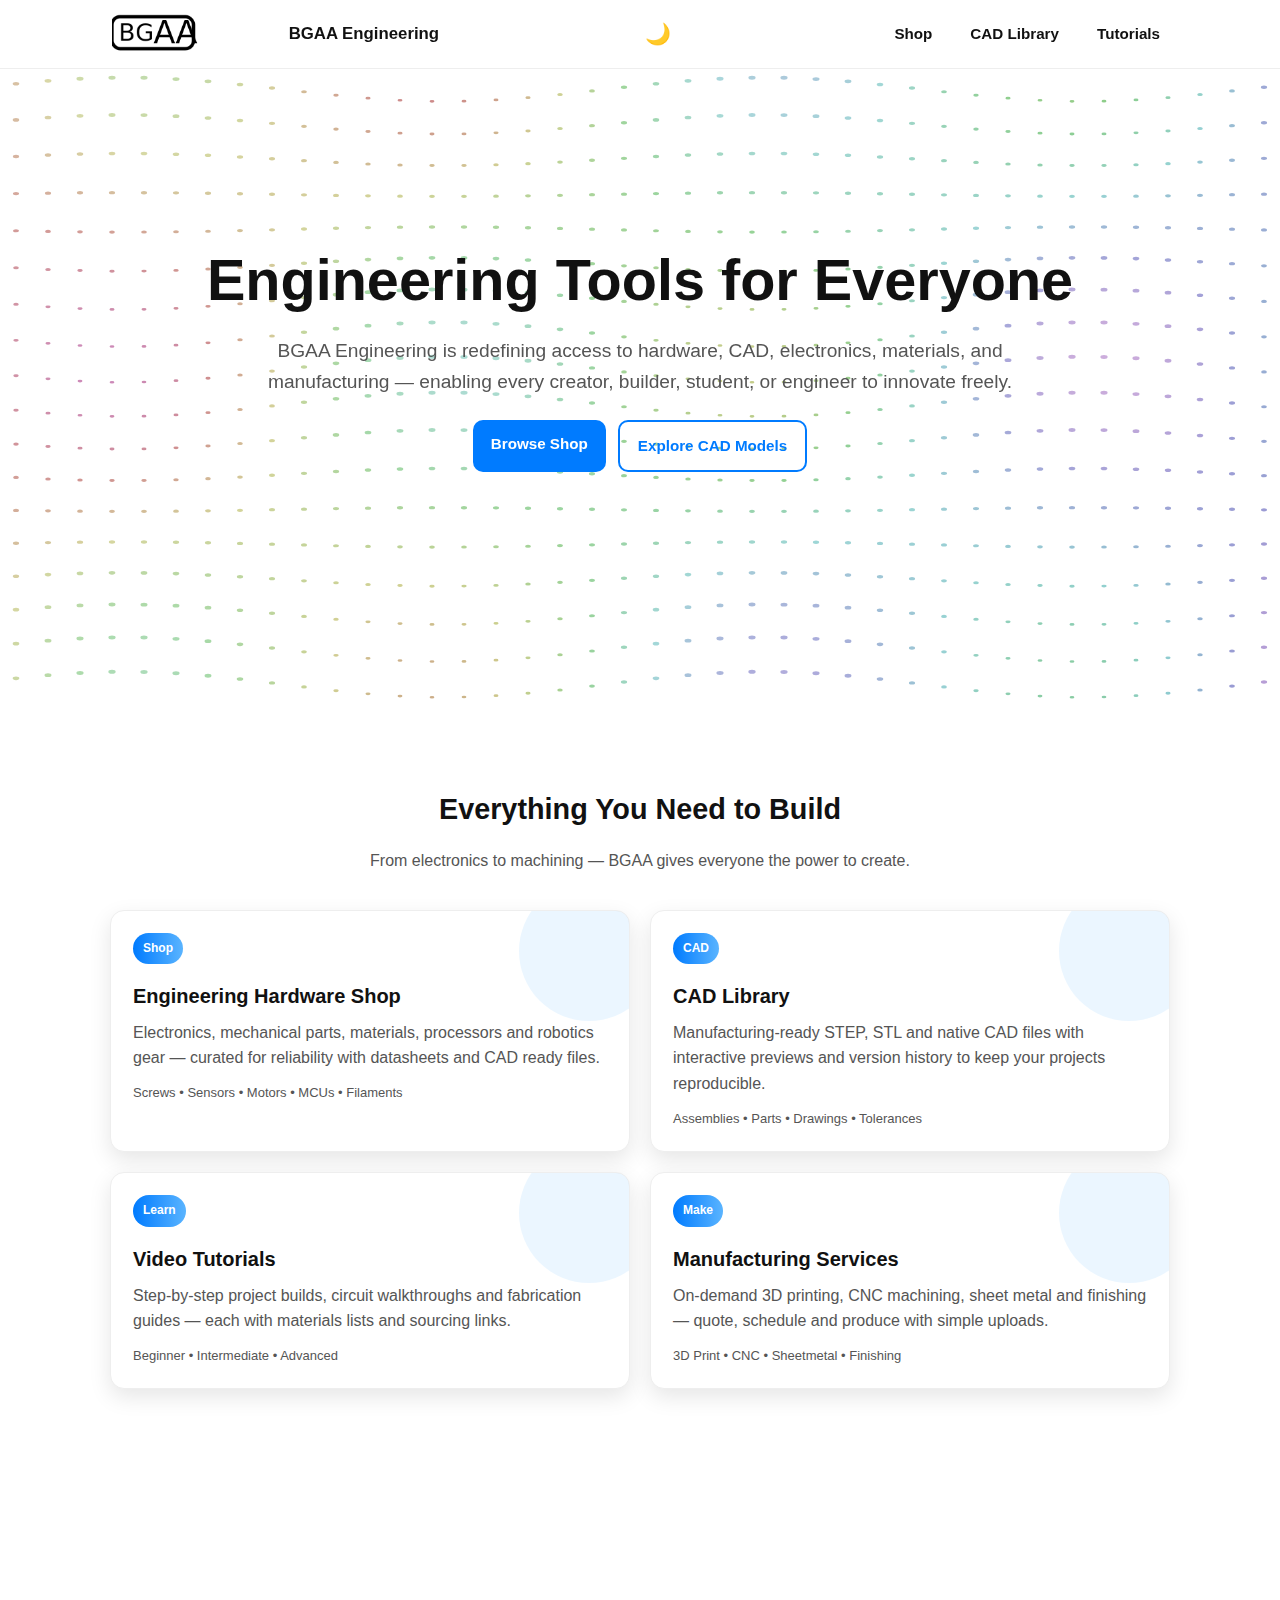
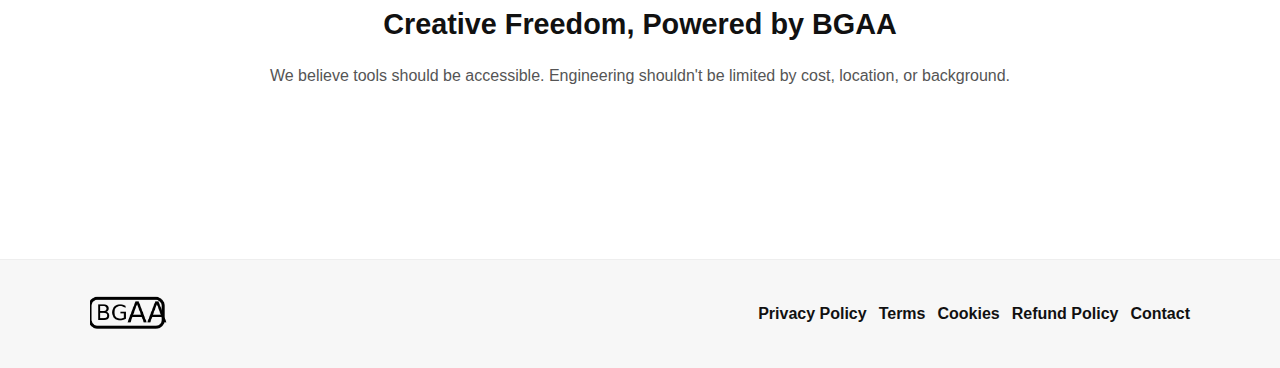
<file: formerindex.html>
<!DOCTYPE html>
<html lang="en">
<head>
  <!-- Global AdSense script -->
  <script async src="https://pagead2.googlesyndication.com/pagead/js/adsbygoogle.js?client=ca-pub-6021933921037296" crossorigin="anonymous"></script>

  <meta charset="UTF-8" />
  <meta name="viewport" content="width=device-width, initial-scale=1.0" />
  <meta name="description" content="BGAA Engineering — making hardware, CAD, electronics, materials, and manufacturing accessible for everyone." />
  <meta name="keywords" content="engineering, hardware store, CAD, electronics, manufacturing, tutorials, BGAA" />
  <meta name="author" content="BGAA Engineering" />
  <title>BGAA Engineering — Empowering Creative Engineering</title>

  <style>
    :root{
      --accent:#007bff;
      --accent-light:#5ab4ff;
      --text:#111;
      --muted:#555;
      --bg:#fff;
      --radius:14px;
      --card-bg:#ffffff;
      --card-shadow:rgba(0,0,0,0.1);
      --maxw:1100px;
      font-family:Inter, Arial, sans-serif;
    }
    /* Reset & layout */
    *{box-sizing:border-box}
    body{margin:0;background:var(--bg);color:var(--text);line-height:1.6;overflow-x:hidden}

/* ---------------- NAVIGATION ---------------- */
nav{
  position:fixed;
  top:0; left:0;
  width:100%;
  z-index:9999;
  background:var(--nav-bg, rgba(255,255,255,0.9));
  backdrop-filter:blur(8px);
  border-bottom:1px solid var(--border, #eee);
  transition:box-shadow 0.25s ease, background 0.25s ease;
}

nav.scrolled{
  box-shadow:0 4px 18px rgba(0,0,0,0.08);
}

.nav-inner{
  max-width:var(--maxw);
  margin:0 auto;
  display:flex;
  align-items:center;
  justify-content:space-between;
  padding:14px 22px;
  gap:16px;
}

.brand{
  display:flex;
  align-items:center;
  gap:10px;
  font-weight:800;
  font-size:1.05rem;
  cursor:pointer;
}
.brand img{ height:40px; }

/* Links (Desktop) */
.nav-links{
  display:flex;
  gap:22px;
  align-items:center;
}

.nav-links a{
  color:var(--text, #333);
  font-weight:600;
  text-decoration:none;
  font-size:0.95rem;
  padding:6px 8px;
  border-radius:8px;
}
.nav-links a:hover{
  color:var(--accent, #0066ff);
  background:rgba(0,123,255,0.06);
}

/* Hamburger */
.nav-toggle{
  display:none;
  flex-direction:column;
  gap:5px;
  background:none;
  border:none;
  cursor:pointer;
  position: relative;      
  z-index: 10002;
}
.nav-toggle span{
  width:24px;
  height:3px;
  background:var(--text, #333);
  border-radius:4px;
  transition:0.25s;
}

/* Dark mode button */
.dark-toggle{
  background:none;
  border:none;
  font-size:1.3rem;
  cursor:pointer;
  margin-right:10px;
}

/* MOBILE */
@media(max-width:780px){
  .nav-toggle{display:flex;}
  .nav-links{
    position:fixed;
    top:0;
    right:-100%;
    width:70%;
    height:100vh;
    background:var(--nav-bg, #fff);
    padding:90px 30px;
    flex-direction:column;
    align-items:flex-start;
    gap:22px;
    border-left:1px solid var(--border, #eee);
    transition:0.35s ease;
    box-shadow:-6px 0 20px rgba(0,0,0,0.08);
    z-index:10000;
  }
  .nav-links.open{
    right:0;
  }

  .nav-links a{
    font-size:1.1rem;
    padding:10px 2px;
  }
}

/* DARK MODE COLORS */
.dark{
  --nav-bg: #111;
  --text: #fff;
  --border: #333;
  background:#000;
  color:#fff;
}


    /* responsive: reduce spacing and allow horizontal scroll if too many links */
    @media(max-width:880px){
      .nav-inner{padding:10px 16px}
      .links{gap:10px}
    }
    @media(max-width:560px){
      .links{justify-content:center;gap:8px}
      .logo{height:34px}
    }

    /* HERO */
    header.hero{margin-top:72px;position:relative;height:70vh;min-height:420px;display:flex;align-items:center;justify-content:center;text-align:center;padding:18px;overflow:hidden}
    #hero-canvas{position:absolute;inset:0;width:100%;height:100%;z-index:0}
    .hero-inner{position:relative;z-index:10;max-width:900px;padding:0 12px}
    h1{font-size:clamp(1.9rem,4.8vw,3.6rem);margin:0 0 10px 0;font-weight:800}
    p.lead{font-size:clamp(1rem,1.6vw,1.2rem);color:var(--muted);max-width:760px;margin:0 auto}
    .hero-btns{margin-top:22px;display:flex;gap:12px;justify-content:center;flex-wrap:wrap}
    .btn{padding:12px 18px;border-radius:10px;text-decoration:none;font-weight:700;font-size:0.95rem}
    .btn-primary{background:var(--accent);color:white}
    .btn-outline{border:2px solid var(--accent);color:var(--accent);background:transparent}

    section{padding:60px 20px;max-width:var(--maxw);margin:0 auto}
    h2{font-size:1.8rem;margin-bottom:10px;font-weight:800;text-align:center}
    p.sub{text-align:center;color:var(--muted);margin-bottom:36px}

    /* GRID */
    .grid{display:grid;gap:20px}
    @media(min-width:900px){.grid.cols-2{grid-template-columns:repeat(2,1fr)}}
    @media(max-width:899px){.grid.cols-2{grid-template-columns:1fr}}

    /* Cards with icons and microcopy */
    .card{padding:22px;border-radius:var(--radius);background:var(--card-bg);border:1px solid #eee;box-shadow:0 8px 22px var(--card-shadow);transition:0.35s;cursor:pointer;position:relative;overflow:hidden}
    .card:hover{transform:translateY(-6px);box-shadow:0 18px 40px rgba(0,0,0,0.12)}
    .card .kicker{display:inline-block;font-size:12px;padding:6px 10px;border-radius:999px;background:linear-gradient(90deg,var(--accent),var(--accent-light));color:white;font-weight:700;margin-bottom:10px}
    .card h3{margin:6px 0 8px;font-size:1.25rem}
    .card p{color:var(--muted);margin:0 0 12px}
    .card .meta{font-size:13px;color:var(--muted)}

    /* decorative blob */
    .card::before{content:"";position:absolute;width:140px;height:140px;background:var(--accent-light);opacity:0.12;border-radius:50%;top:-30px;right:-30px;transition:0.45s}
    .card:hover::before{transform:scale(1.3);opacity:0.18}

    /* ADS */
    .ad-wrap{margin:34px auto;display:flex;justify-content:center}

    /* FOOTER */
    footer{background:#f7f7f7;padding:36px 20px;margin-top:40px;border-top:1px solid #eee}
    .footer-grid{max-width:var(--maxw);margin:auto;display:flex;justify-content:space-between;align-items:center;flex-wrap:wrap;gap:12px}
    .footer-links{display:flex;gap:12px;flex-wrap:wrap}
    .footer-links a{color:var(--text);text-decoration:none;font-weight:600}
    .footer-logo{height:36px}

    /* small screens fix for footer/nav overflow */
    @media(max-width:600px){
      .nav-inner{padding:10px 14px}
      .footer-grid{padding:8px}
      .hero-inner{padding:0 12px}
    }

    /* subtle accessibility focus */
    a:focus{outline:3px solid rgba(0,123,255,0.18);outline-offset:3px}
  </style>
</head>
<body>

<!-- NAVIGATION -->
<nav>
  <div class="nav-inner">
    <div class="brand">
      <img id="logo" src="assets/logo_black.png" alt="BGAA Logo">
      <span>BGAA Engineering</span>
    </div>

    <!-- DARK MODE TOGGLE -->
    <button id="darkToggle" class="dark-toggle">🌙</button>

    <!-- MOBILE HAMBURGER -->
    <button class="nav-toggle" aria-label="Toggle navigation">
      <span></span><span></span><span></span>
    </button>

    <div class="nav-links">
      <a href="https://bgaaonline.lovable.app/shop">Shop</a>
      <a href="https://bgaaonline.lovable.app/cad-library">CAD Library</a>
      <a href="https://bgaaonline.lovable.app/tutorials">Tutorials</a>
    </div>
  </div>
</nav>


<!-- HERO -->
<header class="hero">
  <canvas id="hero-canvas"></canvas>
  <div class="hero-inner">
    <h1>Engineering Tools for Everyone</h1>
    <p class="lead">BGAA Engineering is redefining access to hardware, CAD, electronics, materials, and manufacturing — enabling every creator, builder, student, or engineer to innovate freely.</p>

    <div class="hero-btns">
      <a href="https://bgaaonline.lovable.app/shop" class="btn btn-primary">Browse Shop</a>
      <a href="https://bgaaonline.lovable.app/cad-library" class="btn btn-outline">Explore CAD Models</a>
    </div>

    <!-- HERO TOP BANNER AD -->
    <div class="ad-wrap">
      <ins class="adsbygoogle" style="display:block" data-ad-client="ca-pub-6021933921037296" data-ad-slot="2719102020" data-ad-format="auto" data-full-width-responsive="true"></ins>
      <script>(adsbygoogle = window.adsbygoogle || []).push({});</script>
    </div>
  </div>
</header>

<!-- FEATURES -->
<section>
  <h2>Everything You Need to Build</h2>
  <p class="sub">From electronics to machining — BGAA gives everyone the power to create.</p>

  <div class="grid cols-2">
    <div class="card" onclick="location.href='https://bgaaonline.lovable.app/shop'" role="link" tabindex="0">
      <span class="kicker">Shop</span>
      <h3>Engineering Hardware Shop</h3>
      <p>Electronics, mechanical parts, materials, processors and robotics gear — curated for reliability with datasheets and CAD ready files.</p>
      <div class="meta">Screws • Sensors • Motors • MCUs • Filaments</div>
    </div>

    <div class="card" onclick="location.href='https://bgaaonline.lovable.app/cad-library'" role="link" tabindex="0">
      <span class="kicker">CAD</span>
      <h3>CAD Library</h3>
      <p>Manufacturing-ready STEP, STL and native CAD files with interactive previews and version history to keep your projects reproducible.</p>
      <div class="meta">Assemblies • Parts • Drawings • Tolerances</div>
    </div>

    <div class="card" onclick="location.href='https://bgaaonline.lovable.app/tutorials'" role="link" tabindex="0">
      <span class="kicker">Learn</span>
      <h3>Video Tutorials</h3>
      <p>Step-by-step project builds, circuit walkthroughs and fabrication guides — each with materials lists and sourcing links.</p>
      <div class="meta">Beginner • Intermediate • Advanced</div>
    </div>

    <div class="card" onclick="location.href='https://bgaaonline.lovable.app/manufacturing'" role="link" tabindex="0">
      <span class="kicker">Make</span>
      <h3>Manufacturing Services</h3>
      <p>On-demand 3D printing, CNC machining, sheet metal and finishing — quote, schedule and produce with simple uploads.</p>
      <div class="meta">3D Print • CNC • Sheetmetal • Finishing</div>
    </div>
  </div>
</section>

<!-- MID SECTION AD -->
<div class="ad-wrap">
  <ins class="adsbygoogle"
       style="display:block"
       data-ad-client="ca-pub-6021933921037296"
       data-ad-slot="8166869824"
       data-ad-format="auto"
       data-full-width-responsive="true"></ins>
  <script>(adsbygoogle = window.adsbygoogle || []).push({});</script>
</div>

<!-- VALUE SECTION -->
<section>
  <h2>Creative Freedom, Powered by BGAA</h2>
  <p class="sub">We believe tools should be accessible. Engineering shouldn't be limited by cost, location, or background.</p>
</section>

<!-- FOOTER AD & FOOTER -->
<div class="ad-wrap">
  <ins class="adsbygoogle"
       style="display:block"
       data-ad-client="ca-pub-6021933921037296"
       data-ad-slot="1158608345"
       data-ad-format="auto"
       data-full-width-responsive="true"></ins>
  <script>(adsbygoogle = window.adsbygoogle || []).push({});</script>
</div>

<footer>
  <div class="footer-grid">
    <img src="assets/logo_black.png" class="footer-logo" alt="BGAA Logo" />
    <div class="footer-links">
      <a href="privacy.html">Privacy Policy</a>
      <a href="terms.html">Terms</a>
      <a href="cookies.html">Cookies</a>
      <a href="refund.html">Refund Policy</a>
      <a href="contact.html">Contact</a>
    </div>
  </div>
</footer>

<script>
document.addEventListener("DOMContentLoaded", () => {


// Selectors
const toggle = document.querySelector(".nav-toggle");
const links = document.querySelector(".nav-links");
const darkToggle = document.getElementById("darkToggle");
const logo = document.getElementById("logo");

// OPEN/CLOSE MOBILE MENU
toggle.addEventListener("click", () => {
  links.classList.toggle("open");
});

// Close menu when clicking outside
document.addEventListener("click", (e) => {
  if (!toggle.contains(e.target) && !links.contains(e.target)) {
    links.classList.remove("open");
  }
});

// Scroll shadow
window.addEventListener("scroll", () => {
  if (window.scrollY > 30) document.querySelector("nav").classList.add("scrolled");
  else document.querySelector("nav").classList.remove("scrolled");
});

// DARK MODE HANDLING
function applyDarkMode(isDark){
  if(isDark){
    document.body.classList.add("dark");
    logo.src = "assets/logo_white.png";     // WHITE LOGO
    darkToggle.textContent = "☀️";
  } else {
    document.body.classList.remove("dark");
    logo.src = "assets/logo_black.png";     // BLACK LOGO
    darkToggle.textContent = "🌙";
  }
}

// Load saved theme
applyDarkMode(localStorage.getItem("darkMode") === "true");

// Toggle button
darkToggle.onclick = () => {
  const isDark = !document.body.classList.contains("dark");
  localStorage.setItem("darkMode", isDark);
  applyDarkMode(isDark);
};

  
/* ----------------- HERO MESH (MATLAB-ISH) ----------------- */
(function(){
  const canvas = document.getElementById('hero-canvas');
  const ctx = canvas.getContext('2d');
  let w,h,mouse={x:-9999,y:-9999};
  function resize(){w=canvas.width=window.innerWidth;h=canvas.height=document.querySelector('.hero').offsetHeight;}resize();window.addEventListener('resize',resize);

  // grid settings
  const cols = 40; // increased for resolution on wide screens
  const rows = 18;
  const gapX = () => w/cols;
  const gapY = () => h/rows;

  function drawMesh(t){
    ctx.clearRect(0,0,w,h);
    // background
    ctx.fillStyle = '#ffffff'; ctx.fillRect(0,0,w,h);

    // draw colourful mesh surface using sine waves — matlab-ish
    for(let i=0;i<cols;i++){
      for(let j=0;j<rows;j++){
        const x = (i+0.5)*gapX();
        const y = (j+0.5)*gapY();
        // base wave field
        const u = i/cols*Math.PI*4 + t*0.8;
        const v = j/rows*Math.PI*2 + t*0.6;
        // z is height; influenced by mouse proximity
        const dx = x - mouse.x; const dy = y - mouse.y; const md = Math.sqrt(dx*dx+dy*dy);
        const influence = Math.max(0, 1 - md/(Math.min(w,h)*0.45));
        const z = Math.sin(u)*Math.cos(v)*16 * (0.8 + 0.6*influence);

        // project to screen as color/brightness
        const hue = (i/cols*220 + j/rows*40 + (z*6)) % 360;
       const bright = 72 + (z*0.4);
       ctx.fillStyle = `hsl(${hue},40%,${Math.max(55,Math.min(82,bright))}%)`;
        // draw small rect representing mesh node
        ctx.beginPath();
        const size = 3 + (z*0.05 + influence*2);
        ctx.ellipse(x, y - z, size, size*0.55, 0, 0, Math.PI*2);
        ctx.fill();
      }
    }

    // draw function notation at left and right
   
  }

  let t=0;
  function loop(){ drawMesh(t); t+=0.015; requestAnimationFrame(loop); }
  loop();

  // interaction
  window.addEventListener('mousemove', e => { mouse.x = e.clientX; mouse.y = e.clientY - document.querySelector('.hero').getBoundingClientRect().top; });
  window.addEventListener('touchmove', e => { const touch = e.touches[0]; if(touch){ mouse.x = touch.clientX; mouse.y = touch.clientY - document.querySelector('.hero').getBoundingClientRect().top; }} , {passive:true});
  window.addEventListener('mouseleave', ()=>{ mouse.x=-9999; mouse.y=-9999 });
})();

/* ----------------- SUBTLE MATH BACKGROUND (behind page) ----------------- */
(function(){
  const canvas = document.getElementById('math-bg');
  const ctx = canvas.getContext('2d');
  function resize(){canvas.width=window.innerWidth;canvas.height=window.innerHeight;}resize();window.addEventListener('resize',resize);
  let t=0;
  function draw(){
    ctx.clearRect(0,0,canvas.width,canvas.height);
    // soft radial grid
    ctx.globalCompositeOperation='source-over';
    for(let i=0;i<40;i++){
      const a = (i/40)*Math.PI*2 + t*0.03;
      const x = canvas.width/2 + Math.cos(a)*(canvas.width*0.45);
      const y = canvas.height/2 + Math.sin(a)*(canvas.height*0.45);
      ctx.fillStyle = `rgba(6,120,255,${0.03 + 0.02*Math.sin(i*0.5+t)})`;
      ctx.beginPath(); ctx.arc(x,y,2,0,Math.PI*2); ctx.fill();
    }
    t+=0.02; requestAnimationFrame(draw);
  }
  draw();
})();
  
}); // END DOMContentLoaded
</script>

</body>
</html>
</file>
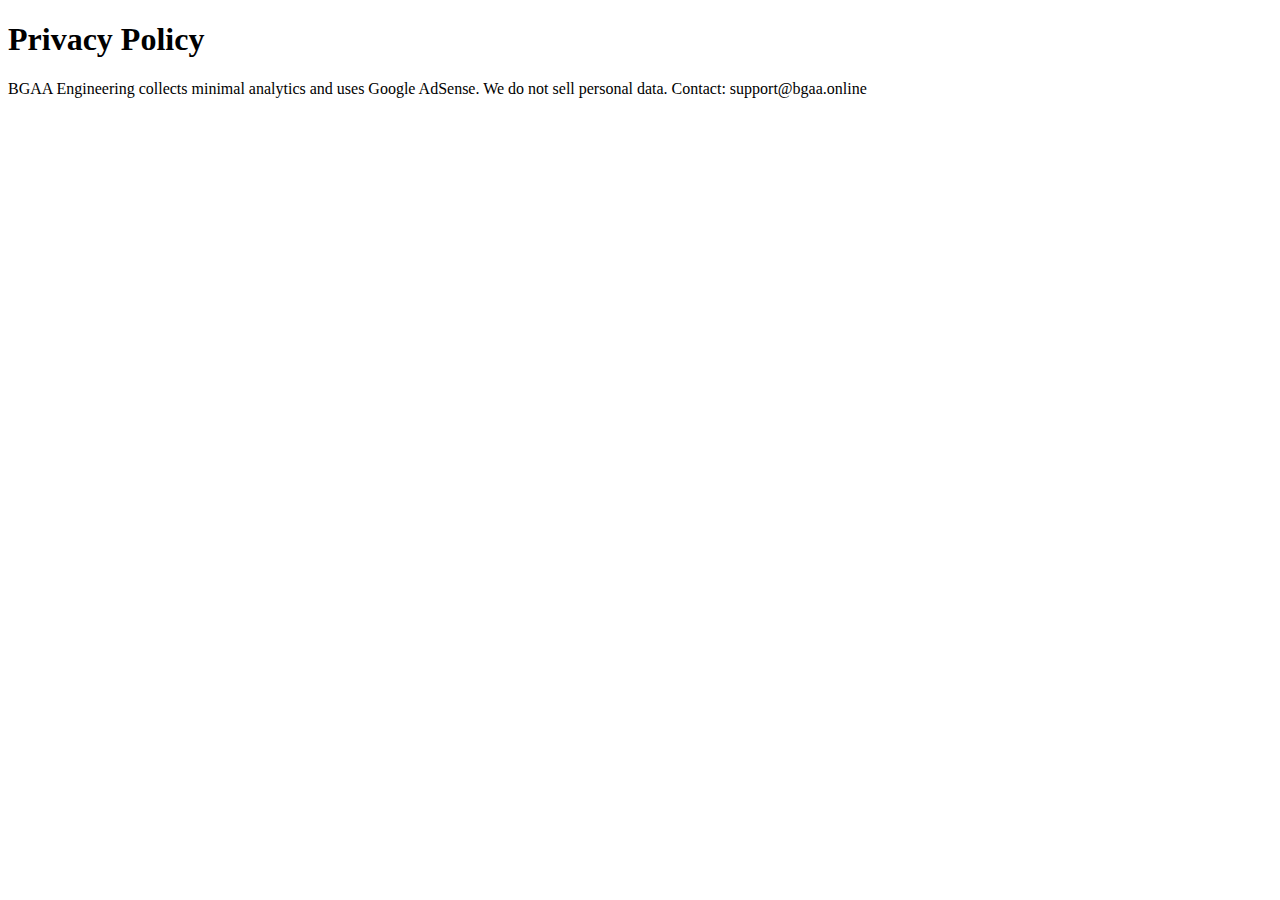
<file: privacy.html>
<!DOCTYPE html>
<html><head><meta charset="utf-8"><title>Privacy Policy — BGAA</title></head><body>
<h1>Privacy Policy</h1>
<p>BGAA Engineering collects minimal analytics and uses Google AdSense. We do not sell personal data. Contact: support@bgaa.online</p>
</body></html>
</file>
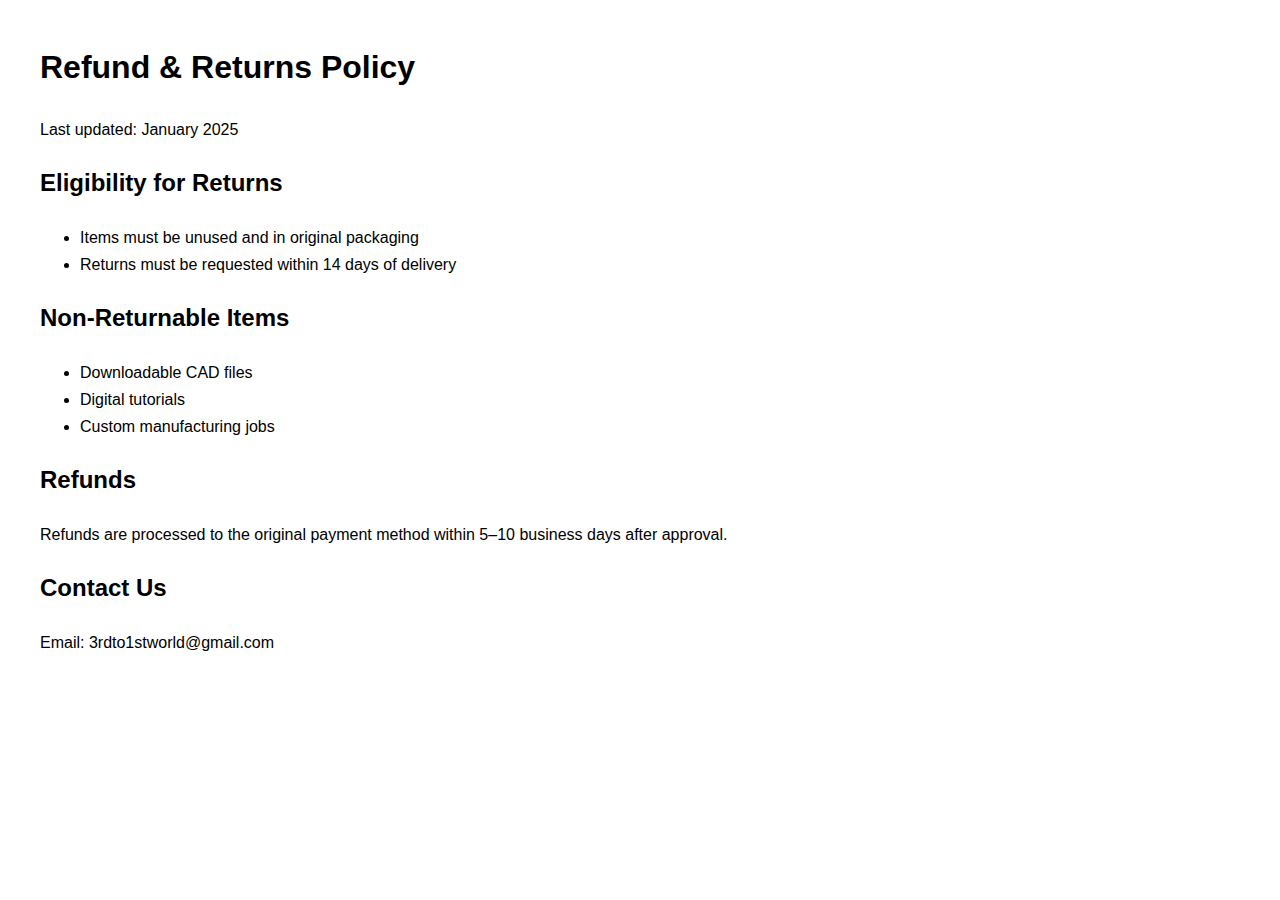
<file: refund.html>
<!DOCTYPE html>
<html lang="en">
<head>
<meta charset="UTF-8" />
<meta name="viewport" content="width=device-width, initial-scale=1.0" />
<title>Refund Policy — BGAA Engineering</title>
<style>body{font-family:Inter,Arial;margin:40px;max-width:800px;line-height:1.7}</style>
</head>
<body>
<h1>Refund & Returns Policy</h1>
<p>Last updated: January 2025</p>
<h2>Eligibility for Returns</h2>
<ul>
<li>Items must be unused and in original packaging</li>
<li>Returns must be requested within 14 days of delivery</li>
</ul>
<h2>Non-Returnable Items</h2>
<ul>
<li>Downloadable CAD files</li>
<li>Digital tutorials</li>
<li>Custom manufacturing jobs</li>
</ul>
<h2>Refunds</h2>
<p>Refunds are processed to the original payment method within 5–10 business days after approval.</p>
<h2>Contact Us</h2>
<p>Email: 3rdto1stworld@gmail.com</p>
</body>
</html>
</file>
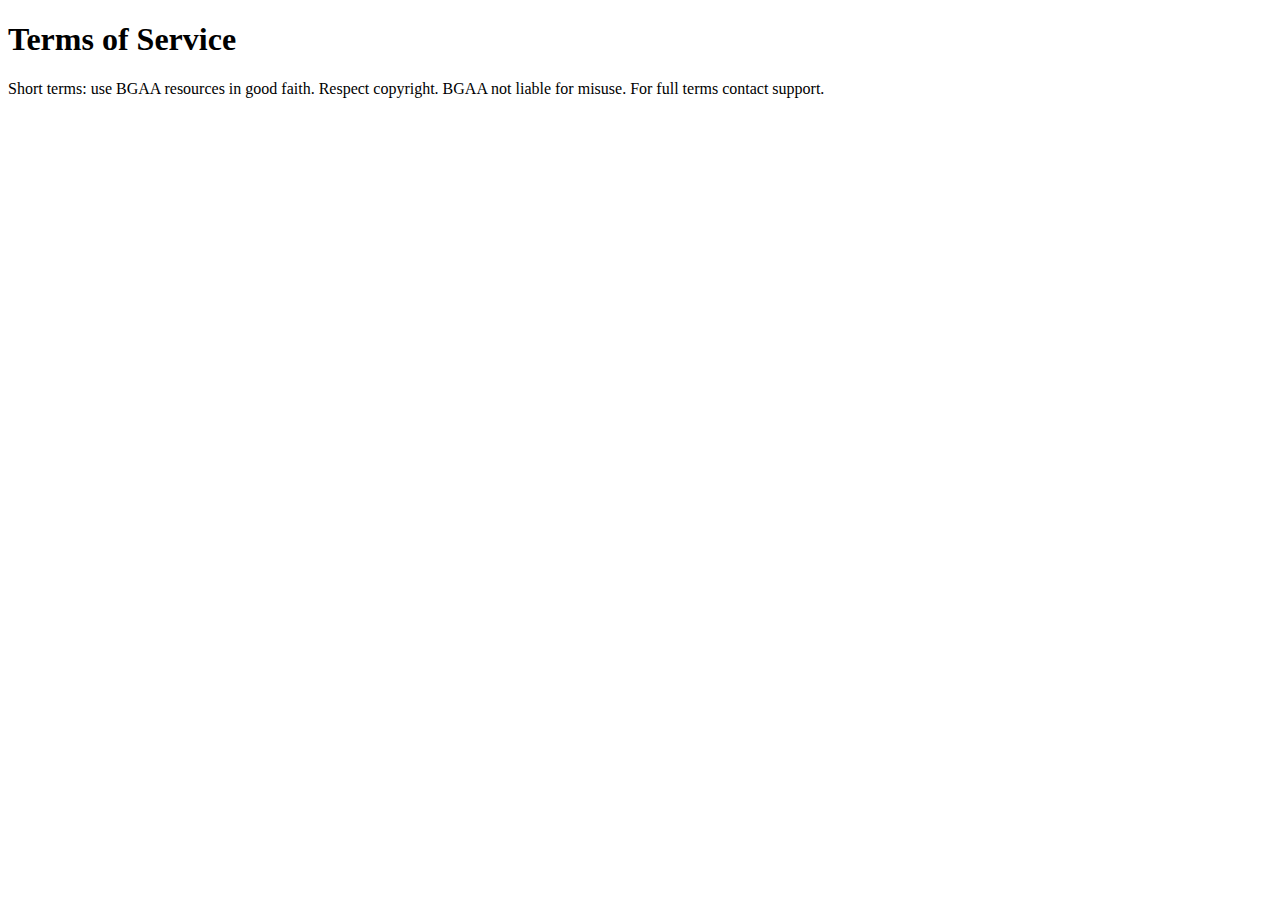
<file: terms.html>
<!DOCTYPE html>
<html><head><meta charset="utf-8"><title>Terms of Service — BGAA</title></head><body>
<h1>Terms of Service</h1>
<p>Short terms: use BGAA resources in good faith. Respect copyright. BGAA not liable for misuse. For full terms contact support.</p>
</body></html>
</file>
